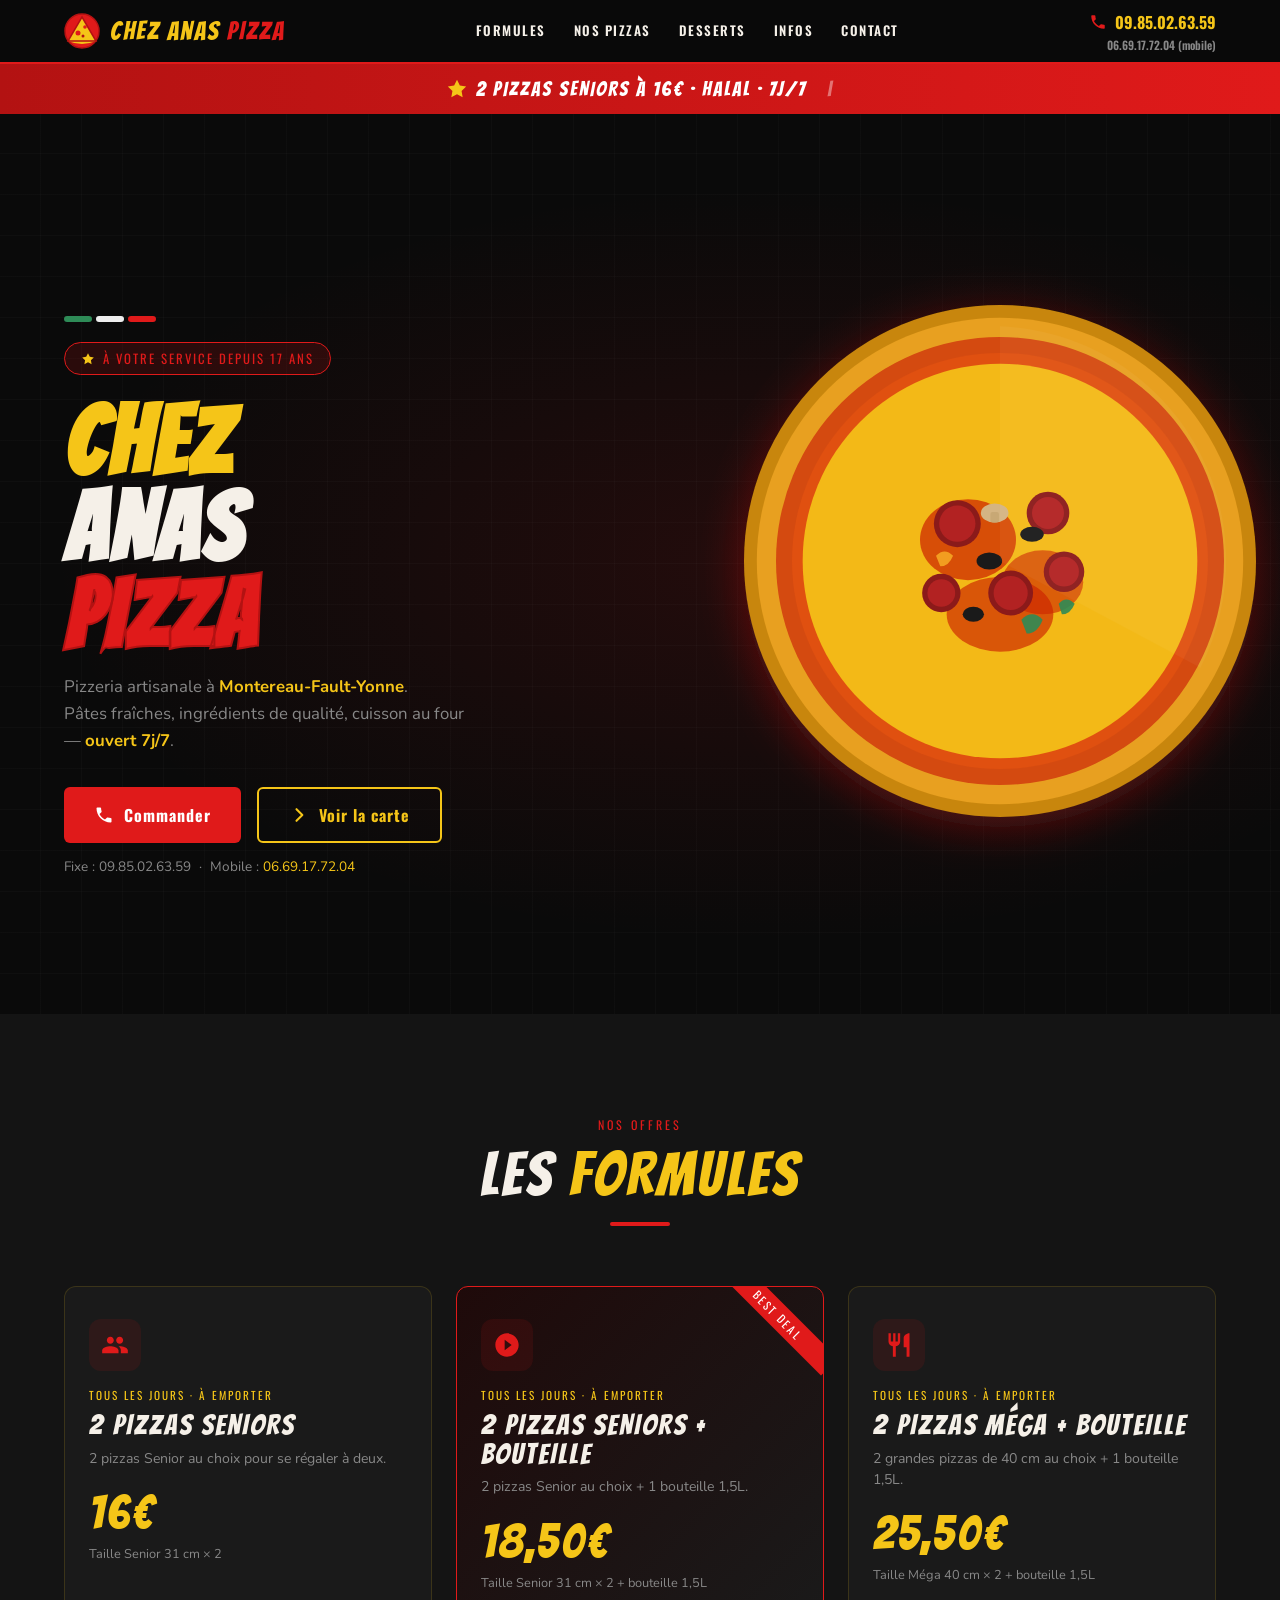
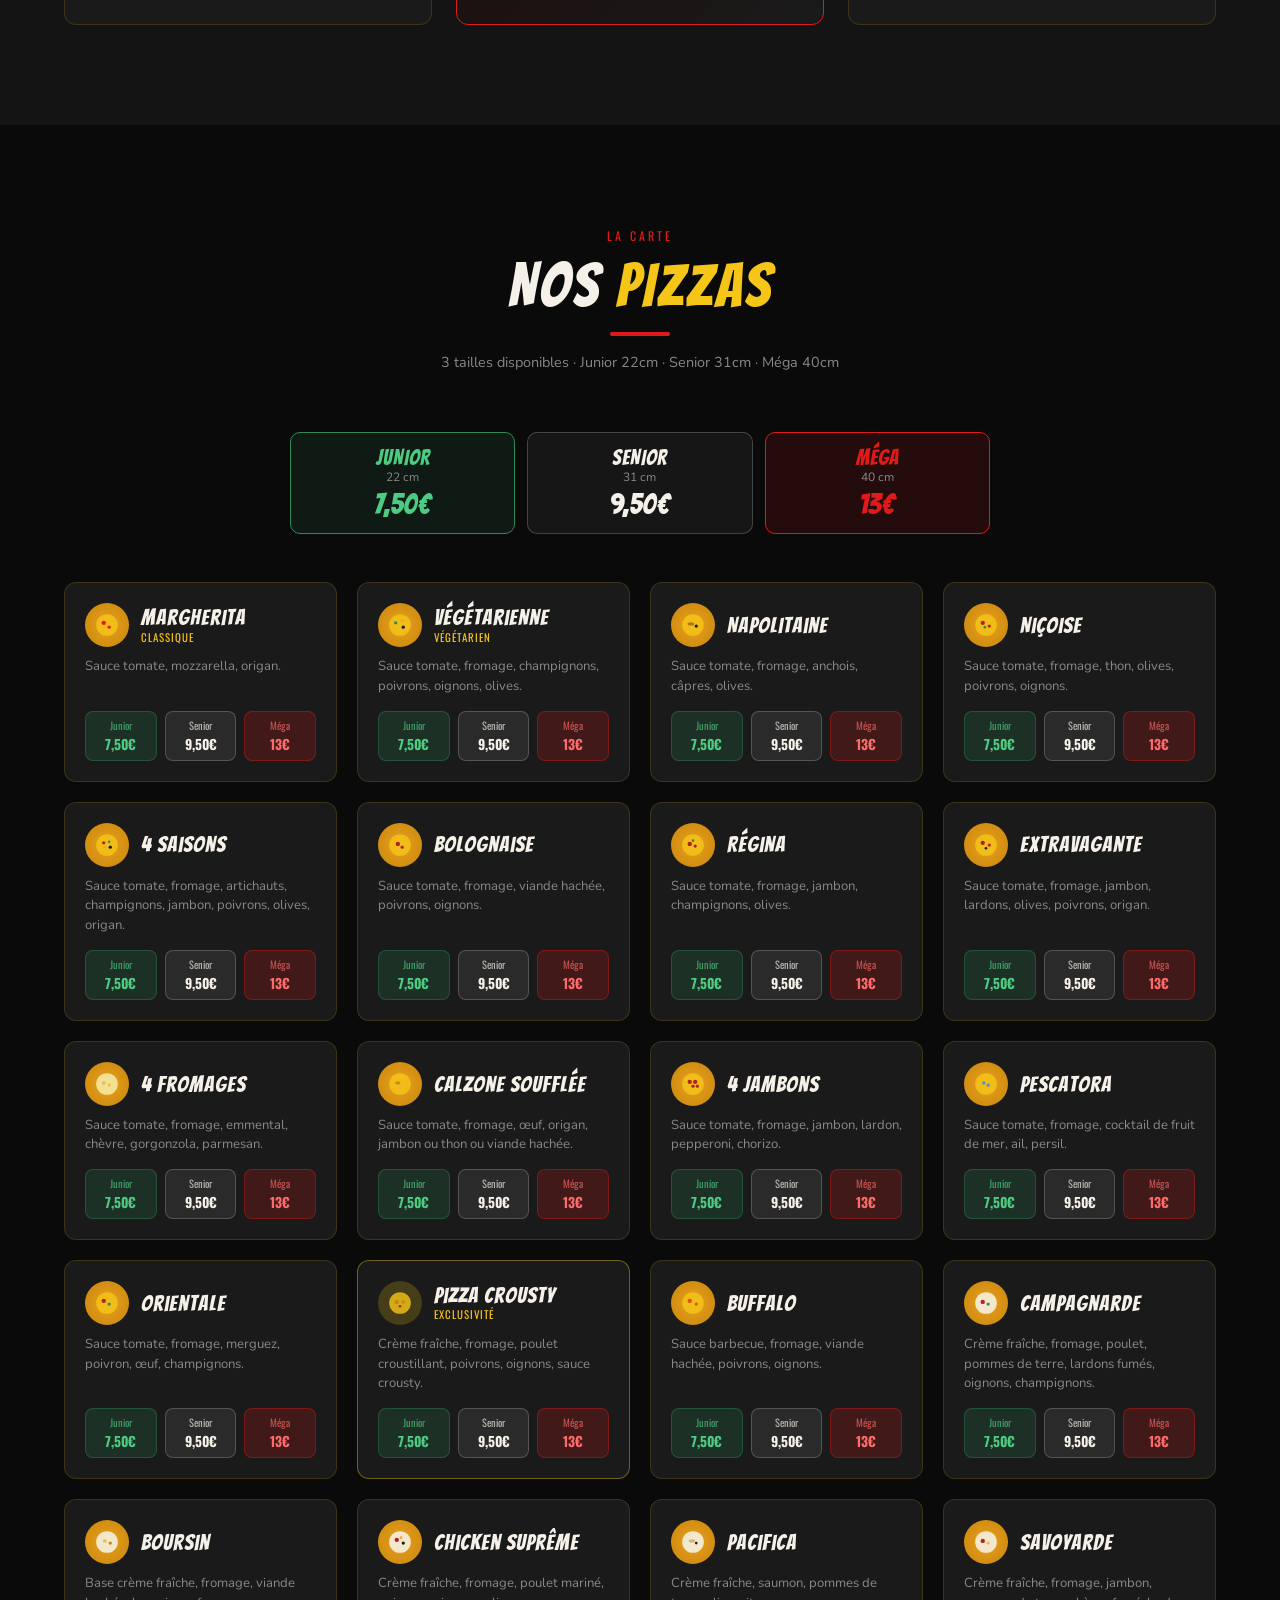
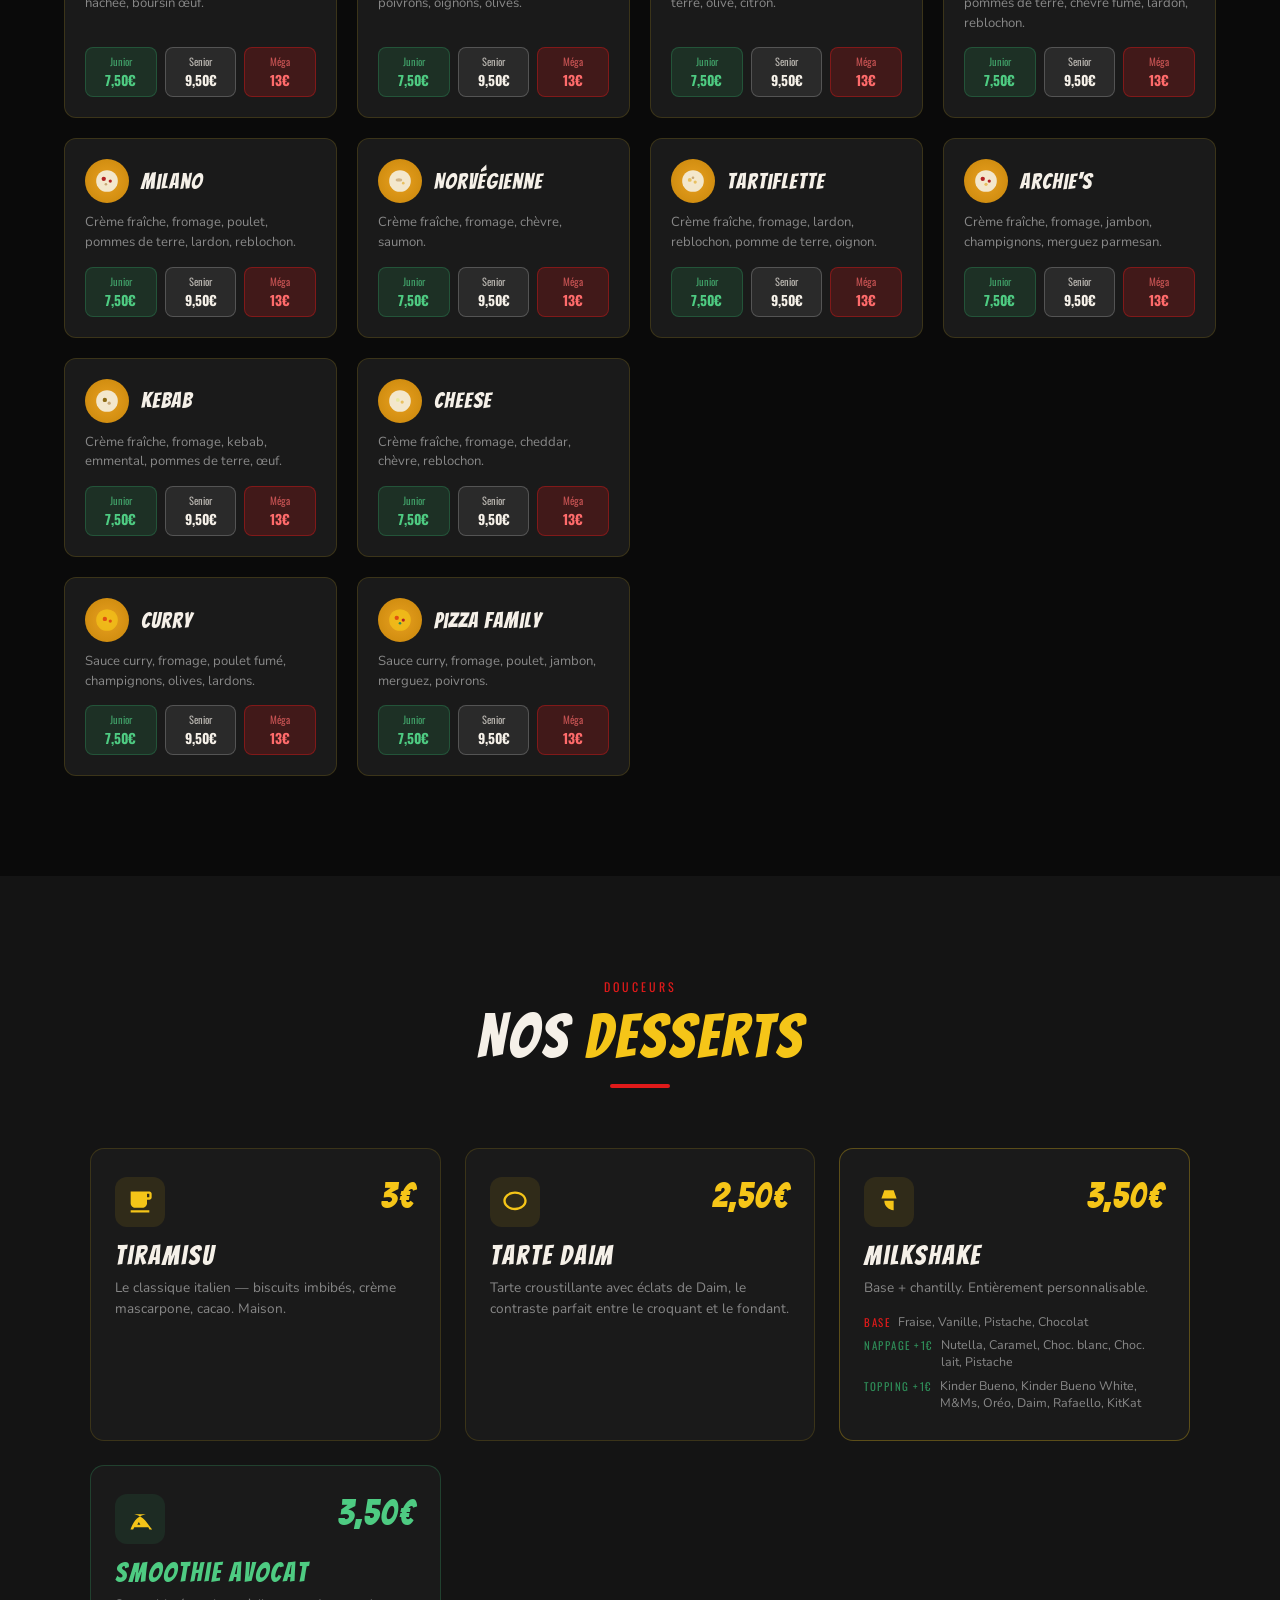
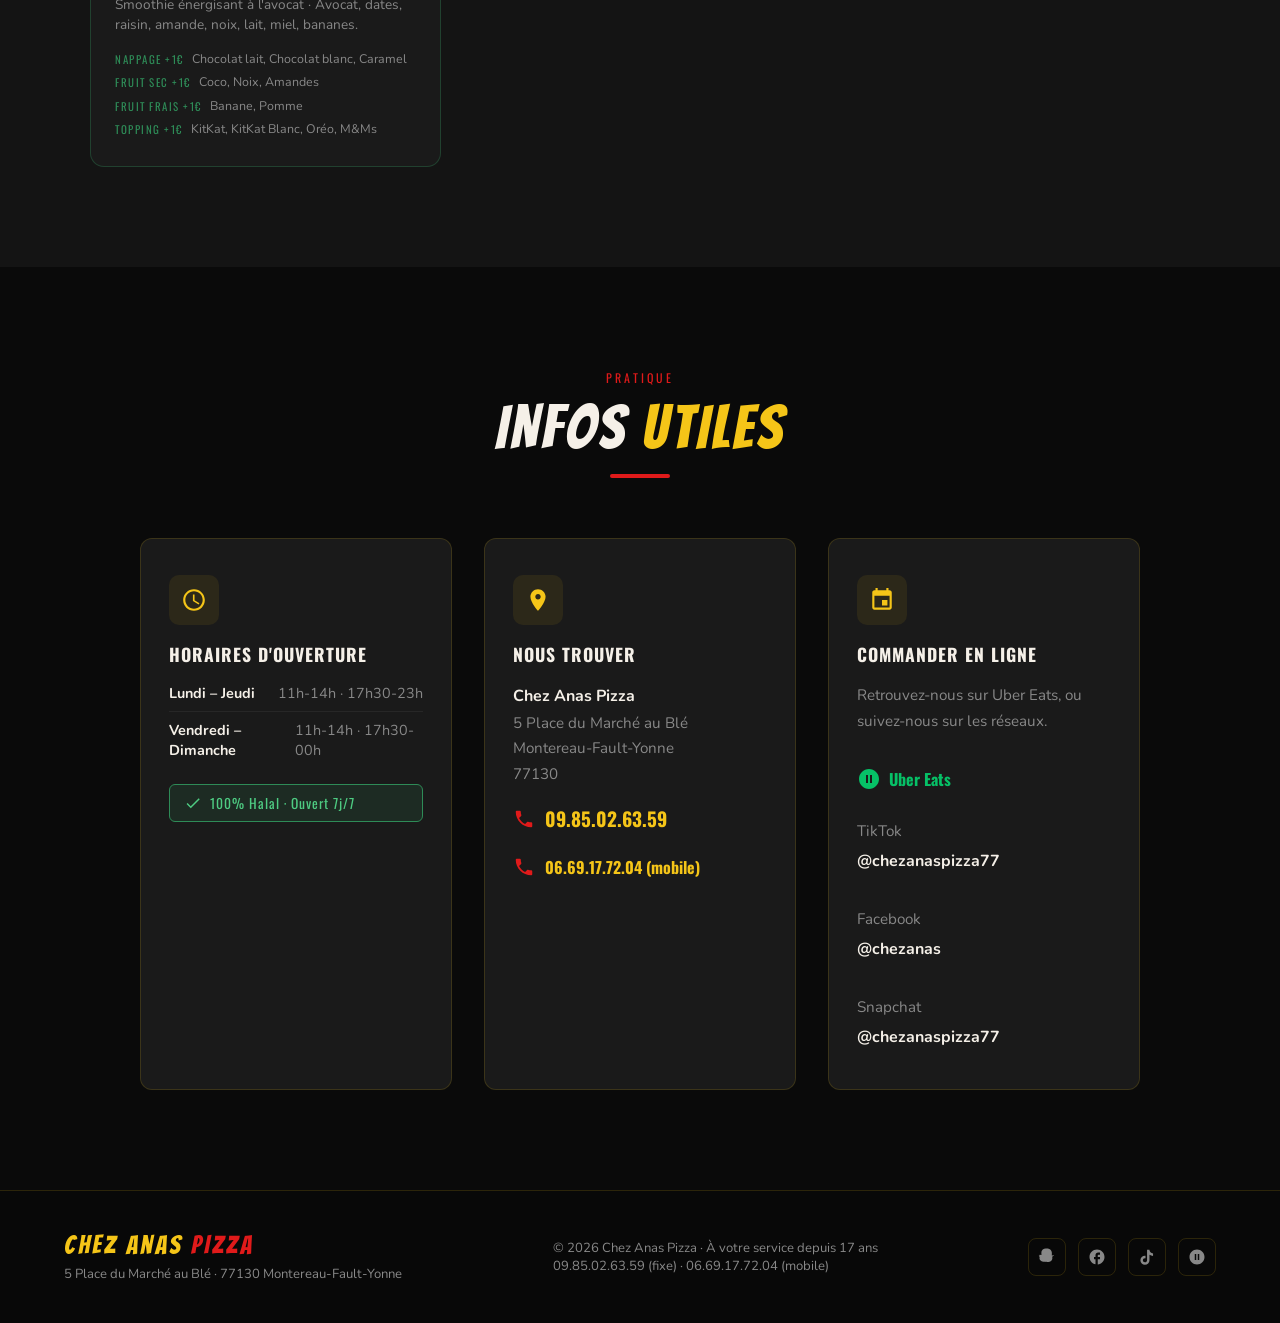
<file: index.html>
<!DOCTYPE html>
<html lang="fr">
<head>
<meta charset="UTF-8">
<meta name="viewport" content="width=device-width, initial-scale=1.0">
<title>Chez Anas Pizza – Montereau-Fault-Yonne</title>
<link rel="preconnect" href="https://fonts.googleapis.com">
<link href="https://fonts.googleapis.com/css2?family=Bangers&family=Oswald:wght@400;600;700&family=Nunito:wght@400;600;700&display=swap" rel="stylesheet">
<style>
  :root {
    --black: #0a0a0a;
    --dark: #141414;
    --card-bg: #1a1a1a;
    --red: #e01a1a;
    --red-dark: #b31212;
    --yellow: #f5c518;
    --green: #2e8b57;
    --white: #f5f0e8;
    --gray: #888;
    --border: rgba(245,197,24,0.15);
  }
  * { margin: 0; padding: 0; box-sizing: border-box; }
  html { scroll-behavior: smooth; }
  body { background: var(--black); color: var(--white); font-family: 'Nunito', sans-serif; overflow-x: hidden; }

  /* NAV */
  nav {
    position: fixed; top: 0; left: 0; right: 0; z-index: 100;
    background: rgba(10,10,10,0.97);
    backdrop-filter: blur(10px);
    border-bottom: 2px solid var(--red);
    display: flex; align-items: center; justify-content: space-between;
    padding: 0 5%; height: 64px;
  }
  .nav-logo { display: flex; align-items: center; gap: 10px; }
  .nav-logo svg { width: 36px; height: 36px; }
  .nav-logo span { font-family: 'Bangers', cursive; font-size: 1.6rem; letter-spacing: 2px; color: var(--yellow); }
  .nav-logo span em { color: var(--red); font-style: normal; }
  nav ul { list-style: none; display: flex; gap: 28px; }
  nav ul li a {
    text-decoration: none; color: var(--white);
    font-family: 'Oswald', sans-serif; font-weight: 600;
    font-size: 0.82rem; letter-spacing: 1.5px; text-transform: uppercase; transition: color .2s;
  }
  nav ul li a:hover { color: var(--yellow); }
  .nav-phones { display: flex; flex-direction: column; align-items: flex-end; gap: 2px; }
  .nav-phone {
    display: flex; align-items: center; gap: 8px;
    font-family: 'Oswald', sans-serif; font-weight: 700; font-size: 1rem;
    color: var(--yellow); text-decoration: none;
  }
  .nav-phone svg { width: 18px; height: 18px; fill: var(--red); }
  .nav-phone-mobile { font-family: 'Oswald', sans-serif; font-weight: 600; font-size: 0.72rem; color: var(--gray); text-decoration: none; }
  .nav-phone-mobile:hover { color: var(--yellow); }

  /* PROMO BANNER */
  .promo-banner {
    background: linear-gradient(90deg, var(--red-dark), var(--red));
    padding: 14px 5%;
    display: flex; align-items: center; justify-content: center; gap: 20px; flex-wrap: wrap;
  }
  .promo-banner span {
    font-family: 'Bangers', cursive; font-size: 1.25rem; letter-spacing: 2px; color: white;
    display: flex; align-items: center; gap: 8px;
  }
  .promo-banner span svg { width: 22px; height: 22px; fill: var(--yellow); }

  /* HERO */
  .hero {
    min-height: 100vh; display: flex; align-items: center;
    padding: 64px 5% 0; position: relative; overflow: hidden;
    background: radial-gradient(ellipse 80% 60% at 60% 50%, rgba(224,26,26,0.12) 0%, transparent 70%), var(--black);
  }
  .hero::before {
    content: ''; position: absolute; inset: 0;
    background-image:
      repeating-linear-gradient(0deg, transparent, transparent 40px, rgba(255,255,255,0.02) 40px, rgba(255,255,255,0.02) 41px),
      repeating-linear-gradient(90deg, transparent, transparent 40px, rgba(255,255,255,0.02) 40px, rgba(255,255,255,0.02) 41px);
    pointer-events: none;
  }
  .hero-content { max-width: 560px; z-index: 2; animation: fadeUp .8s ease both; }
  .hero-badge {
    display: inline-flex; align-items: center; gap: 8px;
    background: rgba(224,26,26,0.15); border: 1px solid var(--red);
    border-radius: 50px; padding: 6px 16px;
    font-family: 'Oswald', sans-serif; font-size: 0.8rem; letter-spacing: 2px;
    text-transform: uppercase; color: var(--red); margin-bottom: 24px;
  }
  .hero-badge svg { width: 14px; height: 14px; fill: var(--yellow); }
  .hero h1 { font-family: 'Bangers', cursive; font-size: clamp(3.5rem, 8vw, 6rem); line-height: 0.9; letter-spacing: 3px; margin-bottom: 16px; }
  .hero h1 .chez { color: var(--yellow); display: block; }
  .hero h1 .anas { color: var(--white); display: block; }
  .hero h1 .pizza-word { color: var(--red); display: block; -webkit-text-stroke: 2px var(--red-dark); }
  .hero-sub { font-size: 1.05rem; color: var(--gray); margin-bottom: 32px; line-height: 1.6; max-width: 420px; }
  .hero-sub strong { color: var(--yellow); }
  .hero-cta { display: flex; gap: 16px; flex-wrap: wrap; }
  .btn-primary {
    display: inline-flex; align-items: center; gap: 10px;
    background: var(--red); color: white; padding: 14px 30px; border-radius: 6px;
    font-family: 'Oswald', sans-serif; font-weight: 700; font-size: 1rem; letter-spacing: 1px;
    text-decoration: none; transition: background .2s, transform .15s;
  }
  .btn-primary:hover { background: var(--red-dark); transform: translateY(-2px); }
  .btn-primary svg { width: 20px; height: 20px; fill: white; }
  .btn-secondary {
    display: inline-flex; align-items: center; gap: 10px;
    background: transparent; border: 2px solid var(--yellow); color: var(--yellow);
    padding: 14px 30px; border-radius: 6px;
    font-family: 'Oswald', sans-serif; font-weight: 700; font-size: 1rem; letter-spacing: 1px;
    text-decoration: none; transition: background .2s, color .2s;
  }
  .btn-secondary:hover { background: var(--yellow); color: var(--black); }
  .btn-secondary svg { width: 20px; height: 20px; }
  .hero-visual {
    position: absolute; right: -40px; top: 50%; transform: translateY(-50%);
    width: clamp(400px, 50vw, 680px); z-index: 1; animation: floatIn 1s .2s ease both;
  }
  .hero-visual svg { width: 100%; height: auto; }
  .flag-ribbon { display: flex; gap: 4px; align-items: center; margin-bottom: 20px; }
  .flag-ribbon span { width: 28px; height: 6px; border-radius: 3px; }
  .flag-ribbon .f-green { background: var(--green); }
  .flag-ribbon .f-white { background: #eee; }
  .flag-ribbon .f-red { background: var(--red); }

  /* SECTION GENERIC */
  section { padding: 100px 5%; }
  .section-header { text-align: center; margin-bottom: 60px; }
  .section-tag { display: inline-block; font-family: 'Oswald', sans-serif; font-size: 0.75rem; letter-spacing: 3px; text-transform: uppercase; color: var(--red); margin-bottom: 12px; }
  .section-title { font-family: 'Bangers', cursive; font-size: clamp(2.5rem, 5vw, 3.8rem); letter-spacing: 3px; color: var(--white); line-height: 1; }
  .section-title span { color: var(--yellow); }
  .section-divider { width: 60px; height: 4px; background: var(--red); margin: 16px auto 0; border-radius: 2px; }

  /* FORMULES */
  #formules { background: var(--dark); }
  .formules-grid { display: grid; grid-template-columns: repeat(auto-fit, minmax(260px, 1fr)); gap: 24px; max-width: 1200px; margin: 0 auto; }
  .formule-card {
    background: var(--card-bg); border: 1px solid var(--border); border-radius: 12px;
    padding: 32px 24px; position: relative; overflow: hidden;
    transition: transform .25s, border-color .25s;
  }
  .formule-card:hover { transform: translateY(-6px); border-color: var(--yellow); }
  .formule-card.featured { border-color: var(--red); background: linear-gradient(135deg, #1f0a0a, var(--card-bg)); }
  .formule-card.featured::before {
    content: 'BEST DEAL'; position: absolute; top: 16px; right: -28px;
    background: var(--red); color: white; font-family: 'Oswald', sans-serif;
    font-size: 0.7rem; letter-spacing: 2px; padding: 4px 42px;
    transform: rotate(45deg); transform-origin: center;
  }
  .formule-icon { width: 52px; height: 52px; background: rgba(224,26,26,0.1); border-radius: 12px; display: flex; align-items: center; justify-content: center; margin-bottom: 16px; }
  .formule-icon svg { width: 28px; height: 28px; fill: var(--red); }
  .formule-tag { font-family: 'Oswald', sans-serif; font-size: 0.7rem; letter-spacing: 2px; text-transform: uppercase; color: var(--yellow); margin-bottom: 8px; }
  .formule-name { font-family: 'Bangers', cursive; font-size: 1.8rem; letter-spacing: 2px; color: var(--white); margin-bottom: 8px; line-height: 1; }
  .formule-desc { font-size: 0.88rem; color: var(--gray); margin-bottom: 20px; line-height: 1.5; }
  .formule-price { font-family: 'Bangers', cursive; font-size: 3rem; color: var(--yellow); letter-spacing: 2px; line-height: 1; }
  .formule-price small { font-size: 1.2rem; color: var(--gray); font-family: 'Nunito', sans-serif; font-weight: 600; }
  .formule-detail { margin-top: 8px; font-size: 0.8rem; color: var(--gray); }

  /* PIZZAS MENU */
  #pizzas { background: var(--black); }

  /* Taille tabs */
  .taille-tabs { display: flex; gap: 12px; justify-content: center; margin-bottom: 48px; flex-wrap: wrap; }
  .taille-tab {
    padding: 10px 28px; border-radius: 50px; cursor: pointer; border: none;
    font-family: 'Oswald', sans-serif; font-weight: 700; font-size: 0.9rem; letter-spacing: 1px;
    text-transform: uppercase; transition: all .2s;
  }
  .taille-tab.junior { background: rgba(46,139,87,0.15); color: #4ecb82; border: 2px solid var(--green); }
  .taille-tab.senior { background: rgba(255,255,255,0.08); color: var(--white); border: 2px solid rgba(255,255,255,0.3); }
  .taille-tab.mega { background: rgba(224,26,26,0.15); color: var(--red); border: 2px solid var(--red); }
  .taille-tab.active.junior { background: var(--green); color: white; }
  .taille-tab.active.senior { background: rgba(255,255,255,0.9); color: var(--black); }
  .taille-tab.active.mega { background: var(--red); color: white; }

  .pizzas-grid {
    display: grid; grid-template-columns: repeat(auto-fill, minmax(260px, 1fr));
    gap: 20px; max-width: 1300px; margin: 0 auto;
  }
  .pizza-card {
    background: var(--card-bg); border: 1px solid var(--border); border-radius: 12px;
    padding: 20px; display: flex; flex-direction: column; gap: 10px;
    transition: transform .2s, border-color .2s;
  }
  .pizza-card:hover { transform: translateY(-4px); border-color: rgba(245,197,24,0.4); }
  .pizza-card-header { display: flex; align-items: center; gap: 12px; }
  .pizza-icon {
    width: 44px; height: 44px; border-radius: 50%;
    background: radial-gradient(circle, #e8a020, #c8860a);
    display: flex; align-items: center; justify-content: center; flex-shrink: 0;
  }
  .pizza-icon svg { width: 26px; height: 26px; }
  .pizza-name { font-family: 'Bangers', cursive; font-size: 1.4rem; letter-spacing: 1px; color: var(--white); line-height: 1; }
  .pizza-badge { font-size: 0.68rem; font-family: 'Oswald', sans-serif; letter-spacing: 1px; text-transform: uppercase; color: var(--yellow); }
  .pizza-desc { font-size: 0.82rem; color: var(--gray); line-height: 1.5; flex: 1; }
  .pizza-prices { display: flex; gap: 8px; margin-top: 4px; }
  .price-pill {
    flex: 1; text-align: center; padding: 6px 4px; border-radius: 8px;
    font-family: 'Oswald', sans-serif; font-weight: 700; font-size: 0.85rem;
  }
  .price-pill.j { background: rgba(46,139,87,0.2); color: #4ecb82; border: 1px solid rgba(46,139,87,0.4); }
  .price-pill.s { background: rgba(255,255,255,0.07); color: var(--white); border: 1px solid rgba(255,255,255,0.2); }
  .price-pill.m { background: rgba(224,26,26,0.2); color: #ff6b6b; border: 1px solid rgba(224,26,26,0.4); }
  .price-pill span { display: block; font-size: 0.65rem; font-weight: 400; opacity: 0.7; margin-bottom: 1px; }

  /* DESSERTS */
  #desserts { background: var(--dark); }
  .desserts-grid { display: grid; grid-template-columns: repeat(auto-fill, minmax(280px, 1fr)); gap: 24px; max-width: 1100px; margin: 0 auto; }
  .dessert-card {
    background: var(--card-bg); border: 1px solid var(--border); border-radius: 14px;
    padding: 28px 24px; transition: transform .25s, border-color .25s;
    position: relative; overflow: hidden;
  }
  .dessert-card:hover { transform: translateY(-5px); border-color: var(--yellow); }
  .dessert-card-top { display: flex; align-items: flex-start; justify-content: space-between; margin-bottom: 14px; }
  .dessert-icon { width: 50px; height: 50px; border-radius: 12px; background: rgba(245,197,24,0.1); display: flex; align-items: center; justify-content: center; }
  .dessert-icon svg { width: 28px; height: 28px; fill: var(--yellow); }
  .dessert-price { font-family: 'Bangers', cursive; font-size: 2.2rem; color: var(--yellow); letter-spacing: 1px; }
  .dessert-name { font-family: 'Bangers', cursive; font-size: 1.7rem; letter-spacing: 2px; color: var(--white); margin-bottom: 8px; }
  .dessert-desc { font-size: 0.85rem; color: var(--gray); line-height: 1.5; margin-bottom: 14px; }
  .dessert-options { display: flex; flex-direction: column; gap: 6px; }
  .dessert-option-row { display: flex; align-items: flex-start; gap: 8px; }
  .option-label {
    font-family: 'Oswald', sans-serif; font-size: 0.68rem; letter-spacing: 1.5px; text-transform: uppercase;
    color: var(--red); white-space: nowrap; padding-top: 1px; flex-shrink: 0;
  }
  .option-label.plus { color: var(--green); }
  .option-values { font-size: 0.78rem; color: var(--gray); line-height: 1.4; }

  /* INFOS */
  #infos { background: var(--black); }
  .infos-grid { display: grid; grid-template-columns: repeat(auto-fit, minmax(300px, 1fr)); gap: 32px; max-width: 1000px; margin: 0 auto; }
  .info-card { background: var(--card-bg); border: 1px solid var(--border); border-radius: 12px; padding: 36px 28px; display: flex; flex-direction: column; gap: 16px; }
  .info-card-icon { width: 50px; height: 50px; background: rgba(245,197,24,0.08); border-radius: 10px; display: flex; align-items: center; justify-content: center; }
  .info-card-icon svg { width: 26px; height: 26px; fill: var(--yellow); }
  .info-card h3 { font-family: 'Oswald', sans-serif; font-weight: 700; font-size: 1.1rem; letter-spacing: 1px; text-transform: uppercase; color: var(--white); }
  .horaires-list { list-style: none; display: flex; flex-direction: column; gap: 8px; }
  .horaires-list li { display: flex; justify-content: space-between; font-size: 0.9rem; color: var(--gray); padding-bottom: 8px; border-bottom: 1px solid rgba(255,255,255,0.06); }
  .horaires-list li:last-child { border: none; }
  .horaires-list li strong { color: var(--white); }
  .delivery-badge { display: inline-flex; align-items: center; gap: 8px; background: rgba(46,139,87,0.15); border: 1px solid var(--green); color: #4ecb82; border-radius: 6px; padding: 8px 14px; font-family: 'Oswald', sans-serif; font-size: 0.85rem; letter-spacing: 1px; }
  .delivery-badge svg { width: 18px; height: 18px; fill: #4ecb82; }
  .address-text { font-size: 0.95rem; color: var(--gray); line-height: 1.7; }
  .address-text strong { color: var(--white); display: block; font-size: 1rem; }
  .phone-link { display: flex; align-items: center; gap: 10px; text-decoration: none; color: var(--yellow); font-family: 'Oswald', sans-serif; font-size: 1.2rem; font-weight: 700; transition: opacity .2s; }
  .phone-link:hover { opacity: 0.8; }
  .phone-link svg { width: 22px; height: 22px; fill: var(--red); }

  /* FOOTER */
  footer { background: #080808; border-top: 1px solid var(--border); padding: 40px 5%; display: flex; align-items: center; justify-content: space-between; flex-wrap: wrap; gap: 16px; }
  .footer-logo { font-family: 'Bangers', cursive; font-size: 1.6rem; letter-spacing: 3px; color: var(--yellow); }
  .footer-logo em { color: var(--red); font-style: normal; }
  .footer-copy { font-size: 0.82rem; color: var(--gray); }
  .footer-social { display: flex; align-items: center; gap: 12px; }
  .footer-social a { width: 38px; height: 38px; border: 1px solid var(--border); border-radius: 8px; display: flex; align-items: center; justify-content: center; transition: border-color .2s, background .2s; text-decoration: none; }
  .footer-social a:hover { border-color: var(--yellow); background: rgba(245,197,24,0.08); }
  .footer-social svg { width: 18px; height: 18px; fill: var(--gray); }
  .footer-social a:hover svg { fill: var(--yellow); }

  /* ANIMATIONS */
  @keyframes fadeUp { from { opacity: 0; transform: translateY(30px); } to { opacity: 1; transform: translateY(0); } }
  @keyframes floatIn { from { opacity: 0; transform: translateY(-50%) translateX(60px); } to { opacity: 1; transform: translateY(-50%) translateX(0); } }
  @keyframes spin { from { transform: rotate(0deg); } to { transform: rotate(360deg); } }
  .pizza-spin { animation: spin 18s linear infinite; transform-origin: center; }
  .reveal { opacity: 0; transform: translateY(20px); transition: opacity .6s, transform .6s; }
  .reveal.visible { opacity: 1; transform: none; }

  @media (max-width: 768px) {
    nav ul { display: none; }
    .hero-visual { display: none; }
    .hero-content { max-width: 100%; }
    footer { flex-direction: column; text-align: center; }
  }
</style>
</head>
<body>

<!-- NAV -->
<nav>
  <div class="nav-logo">
    <svg viewBox="0 0 36 36" fill="none" xmlns="http://www.w3.org/2000/svg">
      <circle cx="18" cy="18" r="17" fill="#e01a1a" stroke="#b31212" stroke-width="1.5"/>
      <path d="M18 4 L32 28 Q18 34 4 28 Z" fill="#f5c518"/>
      <circle cx="14" cy="20" r="2.5" fill="#e01a1a"/>
      <circle cx="21" cy="14" r="1.8" fill="#e01a1a"/>
      <circle cx="19" cy="23" r="1.5" fill="#b31212"/>
      <path d="M18 4 L32 28 L4 28 Z" fill="none" stroke="#b31212" stroke-width="1.5"/>
    </svg>
    <span>Chez Anas <em>PIZZA</em></span>
  </div>
  <ul>
    <li><a href="#formules">Formules</a></li>
    <li><a href="#pizzas">Nos Pizzas</a></li>
    <li><a href="#desserts">Desserts</a></li>
    <li><a href="#infos">Infos</a></li>
    <li><a href="#contact">Contact</a></li>
  </ul>
  <div class="nav-phones">
    <a href="tel:0985026359" class="nav-phone">
      <svg viewBox="0 0 24 24"><path d="M6.6 10.8c1.4 2.8 3.8 5.1 6.6 6.6l2.2-2.2c.3-.3.7-.4 1-.2 1.1.4 2.3.6 3.6.6.6 0 1 .4 1 1V20c0 .6-.4 1-1 1-9.4 0-17-7.6-17-17 0-.6.4-1 1-1h3.5c.6 0 1 .4 1 1 0 1.3.2 2.5.6 3.6.1.3 0 .7-.2 1L6.6 10.8z"/></svg>
      09.85.02.63.59
    </a>
    <a href="tel:0669177204" class="nav-phone-mobile">06.69.17.72.04 (mobile)</a>
  </div>
</nav>

<!-- PROMO BANNER -->
<div class="promo-banner" style="margin-top:64px;">
  <span>
    <svg viewBox="0 0 24 24"><path d="M12 2l3.09 6.26L22 9.27l-5 4.87 1.18 6.88L12 17.77l-6.18 3.25L7 14.14 2 9.27l6.91-1.01L12 2z"/></svg>
2 PIZZAS SENIORS À 16€ · HALAL · 7J/7
  </span>
  <span style="color: rgba(255,255,255,0.4);">|</span>

</div>

<!-- HERO -->
<section class="hero" id="accueil">
  <div class="hero-content">
    <div class="flag-ribbon">
      <span class="f-green"></span><span class="f-white"></span><span class="f-red"></span>
    </div>
    <div class="hero-badge">
      <svg viewBox="0 0 24 24"><path d="M12 2l3.09 6.26L22 9.27l-5 4.87 1.18 6.88L12 17.77l-6.18 3.25L7 14.14 2 9.27l6.91-1.01L12 2z"/></svg>
      À votre service depuis 17 ans
    </div>
    <h1>
      <span class="chez">CHEZ</span>
      <span class="anas">ANAS</span>
      <span class="pizza-word">PIZZA</span>
    </h1>
    <p class="hero-sub">Pizzeria artisanale à <strong>Montereau-Fault-Yonne</strong>.<br>Pâtes fraîches, ingrédients de qualité, cuisson au four — <strong>ouvert 7j/7</strong>.</p>
    <div class="hero-cta">
      <a href="tel:0985026359" class="btn-primary">
        <svg viewBox="0 0 24 24"><path d="M6.6 10.8c1.4 2.8 3.8 5.1 6.6 6.6l2.2-2.2c.3-.3.7-.4 1-.2 1.1.4 2.3.6 3.6.6.6 0 1 .4 1 1V20c0 .6-.4 1-1 1-9.4 0-17-7.6-17-17 0-.6.4-1 1-1h3.5c.6 0 1 .4 1 1 0 1.3.2 2.5.6 3.6.1.3 0 .7-.2 1L6.6 10.8z"/></svg>
        Commander
      </a>
      <a href="#pizzas" class="btn-secondary">
        <svg viewBox="0 0 24 24" fill="none" stroke="currentColor" stroke-width="2.5" stroke-linecap="round" stroke-linejoin="round" width="20" height="20"><path d="M9 5l7 7-7 7"/></svg>
        Voir la carte
      </a>
    </div>
    <p style="margin-top:14px;font-size:0.85rem;color:var(--gray);">Fixe : 09.85.02.63.59 &nbsp;·&nbsp; Mobile : <a href="tel:0669177204" style="color:var(--yellow);text-decoration:none;">06.69.17.72.04</a></p>
  </div>
  <div class="hero-visual">
    <svg viewBox="0 0 600 600" xmlns="http://www.w3.org/2000/svg">
      <defs>
        <radialGradient id="glow" cx="50%" cy="50%" r="50%">
          <stop offset="0%" stop-color="#e01a1a" stop-opacity="0.25"/>
          <stop offset="100%" stop-color="#e01a1a" stop-opacity="0"/>
        </radialGradient>
        <filter id="shadow"><feDropShadow dx="0" dy="10" stdDeviation="20" flood-color="#e01a1a" flood-opacity="0.3"/></filter>
      </defs>
      <circle cx="300" cy="300" r="280" fill="url(#glow)"/>
      <g class="pizza-spin" style="transform-origin:300px 300px">
        <circle cx="300" cy="300" r="240" fill="#c8860a" filter="url(#shadow)"/>
        <circle cx="300" cy="300" r="228" fill="#e8a020"/>
        <circle cx="300" cy="300" r="210" fill="#d44a10"/>
        <circle cx="300" cy="300" r="195" fill="#e05010"/>
        <circle cx="300" cy="300" r="185" fill="#f5c518" opacity="0.9"/>
        <ellipse cx="270" cy="280" rx="45" ry="38" fill="#cc2200" opacity="0.7"/>
        <ellipse cx="340" cy="320" rx="38" ry="30" fill="#cc2200" opacity="0.6"/>
        <ellipse cx="300" cy="350" rx="50" ry="35" fill="#cc2200" opacity="0.65"/>
        <circle cx="260" cy="265" r="22" fill="#8b1a1a"/><circle cx="260" cy="265" r="17" fill="#b22222"/>
        <circle cx="345" cy="255" r="20" fill="#8b1a1a"/><circle cx="345" cy="255" r="15" fill="#b22222"/>
        <circle cx="310" cy="330" r="21" fill="#8b1a1a"/><circle cx="310" cy="330" r="16" fill="#b22222"/>
        <circle cx="245" cy="330" r="18" fill="#8b1a1a"/><circle cx="245" cy="330" r="13" fill="#b22222"/>
        <circle cx="360" cy="310" r="19" fill="#8b1a1a"/><circle cx="360" cy="310" r="14" fill="#b22222"/>
        <ellipse cx="290" cy="300" rx="12" ry="8" fill="#1a1a1a"/>
        <ellipse cx="330" cy="275" rx="11" ry="7" fill="#1a1a1a"/>
        <ellipse cx="275" cy="350" rx="10" ry="7" fill="#1a1a1a"/>
        <path d="M320 355 Q330 345 340 355 Q335 368 325 368 Z" fill="#2e8b57" opacity="0.9"/>
        <path d="M240 295 Q248 287 256 295 Q252 305 244 305 Z" fill="#f5a623" opacity="0.9"/>
        <path d="M355 340 Q362 332 370 340 Q366 350 358 350 Z" fill="#2e8b57" opacity="0.9"/>
        <ellipse cx="295" cy="255" rx="13" ry="9" fill="#d4b483"/>
        <rect x="291" y="254" width="8" height="10" rx="2" fill="#c8a875"/>
      </g>
      <path d="M300 300 L300 80 A220 220 0 0 1 488 400 Z" fill="white" opacity="0.04"/>
    </svg>
  </div>
</section>

<!-- FORMULES -->
<section id="formules">
  <div class="section-header reveal">
    <div class="section-tag">Nos offres</div>
    <div class="section-title">LES <span>FORMULES</span></div>
    <div class="section-divider"></div>
  </div>
  <div class="formules-grid">

    <!-- 2 Pizzas Seniors -->
    <div class="formule-card reveal">
      <div class="formule-icon"><svg viewBox="0 0 24 24"><path d="M16 11c1.66 0 2.99-1.34 2.99-3S17.66 5 16 5c-1.66 0-3 1.34-3 3s1.34 3 3 3zm-8 0c1.66 0 2.99-1.34 2.99-3S9.66 5 8 5C6.34 5 5 6.34 5 8s1.34 3 3 3zm0 2c-2.33 0-7 1.17-7 3.5V19h14v-2.5c0-2.33-4.67-3.5-7-3.5zm8 0c-.29 0-.62.02-.97.05 1.16.84 1.97 1.97 1.97 3.45V19h6v-2.5c0-2.33-4.67-3.5-7-3.5z"/></svg></div>
      <div class="formule-tag">Tous les jours · à emporter</div>
      <div class="formule-name">2 PIZZAS SENIORS</div>
      <div class="formule-desc">2 pizzas Senior au choix pour se régaler à deux.</div>
      <div class="formule-price">16€</div>
      <div class="formule-detail">Taille Senior 31 cm × 2</div>
    </div>

    <!-- 2 Pizzas Seniors + bouteille -->
    <div class="formule-card featured reveal">
      <div class="formule-icon"><svg viewBox="0 0 24 24"><path d="M12 2C6.48 2 2 6.48 2 12s4.48 10 10 10 10-4.48 10-10S17.52 2 12 2zm-2 14.5v-9l6 4.5-6 4.5z"/></svg></div>
      <div class="formule-tag">Tous les jours · à emporter</div>
      <div class="formule-name">2 PIZZAS SENIORS + BOUTEILLE</div>
      <div class="formule-desc">2 pizzas Senior au choix + 1 bouteille 1,5L.</div>
      <div class="formule-price">18,50€</div>
      <div class="formule-detail">Taille Senior 31 cm × 2 + bouteille 1,5L</div>
    </div>

    <!-- 2 Pizzas Méga + bouteille -->
    <div class="formule-card reveal">
      <div class="formule-icon"><svg viewBox="0 0 24 24"><path d="M11 9H9V2H7v7H5V2H3v7c0 2.12 1.66 3.84 3.75 3.97V22h2.5v-9.03C11.34 12.84 13 11.12 13 9V2h-2v7zm5-3v8h2.5v8H21V2c-2.76 0-5 2.24-5 4z"/></svg></div>
      <div class="formule-tag">Tous les jours · à emporter</div>
      <div class="formule-name">2 PIZZAS MÉGA + BOUTEILLE</div>
      <div class="formule-desc">2 grandes pizzas de 40 cm au choix + 1 bouteille 1,5L.</div>
      <div class="formule-price">25,50€</div>
      <div class="formule-detail">Taille Méga 40 cm × 2 + bouteille 1,5L</div>
    </div>

  </div>
</section>

<!-- PIZZAS -->
<section id="pizzas">
  <div class="section-header reveal">
    <div class="section-tag">La carte</div>
    <div class="section-title">NOS <span>PIZZAS</span></div>
    <div class="section-divider"></div>
    <p style="color:var(--gray);margin-top:16px;font-size:0.9rem;">3 tailles disponibles · Junior 22cm · Senior 31cm · Méga 40cm</p>
  </div>

  <div class="formules-grid reveal" style="max-width:700px;margin:0 auto 48px;grid-template-columns:repeat(3,1fr);gap:12px;">
    <div style="background:rgba(46,139,87,0.12);border:1px solid var(--green);border-radius:10px;padding:14px;text-align:center;">
      <div style="font-family:'Bangers',cursive;font-size:1.3rem;color:#4ecb82;letter-spacing:1px;">JUNIOR</div>
      <div style="font-size:0.75rem;color:var(--gray);">22 cm</div>
      <div style="font-family:'Bangers',cursive;font-size:1.8rem;color:#4ecb82;margin-top:4px;">7,50€</div>
    </div>
    <div style="background:rgba(255,255,255,0.05);border:1px solid rgba(255,255,255,0.2);border-radius:10px;padding:14px;text-align:center;">
      <div style="font-family:'Bangers',cursive;font-size:1.3rem;color:var(--white);letter-spacing:1px;">SENIOR</div>
      <div style="font-size:0.75rem;color:var(--gray);">31 cm</div>
      <div style="font-family:'Bangers',cursive;font-size:1.8rem;color:var(--white);margin-top:4px;">9,50€</div>
    </div>
    <div style="background:rgba(224,26,26,0.12);border:1px solid var(--red);border-radius:10px;padding:14px;text-align:center;">
      <div style="font-family:'Bangers',cursive;font-size:1.3rem;color:var(--red);letter-spacing:1px;">MÉGA</div>
      <div style="font-size:0.75rem;color:var(--gray);">40 cm</div>
      <div style="font-family:'Bangers',cursive;font-size:1.8rem;color:var(--red);margin-top:4px;">13€</div>
    </div>
  </div>

  <div class="pizzas-grid">

    <!-- Classiques -->
    <div class="pizza-card reveal">
      <div class="pizza-card-header">
        <div class="pizza-icon"><svg viewBox="0 0 24 24" fill="#e01a1a"><circle cx="12" cy="12" r="10" fill="#f5c518" opacity="0.8"/><circle cx="9" cy="10" r="2" fill="#e01a1a"/><circle cx="14" cy="14" r="1.5" fill="#e01a1a"/></svg></div>
        <div><div class="pizza-name">Margherita</div><div class="pizza-badge">Classique</div></div>
      </div>
      <div class="pizza-desc">Sauce tomate, mozzarella, origan.</div>
      <div class="pizza-prices">
        <div class="price-pill j"><span>Junior</span>7,50€</div>
        <div class="price-pill s"><span>Senior</span>9,50€</div>
        <div class="price-pill m"><span>Méga</span>13€</div>
      </div>
    </div>

    <div class="pizza-card reveal">
      <div class="pizza-card-header">
        <div class="pizza-icon"><svg viewBox="0 0 24 24"><circle cx="12" cy="12" r="10" fill="#f5c518" opacity="0.8"/><circle cx="8" cy="10" r="1.5" fill="#2e8b57"/><circle cx="14" cy="8" r="1.5" fill="#f5a623"/><circle cx="15" cy="14" r="1.5" fill="#1a1a1a"/></svg></div>
        <div><div class="pizza-name">Végétarienne</div><div class="pizza-badge">Végétarien</div></div>
      </div>
      <div class="pizza-desc">Sauce tomate, fromage, champignons, poivrons, oignons, olives.</div>
      <div class="pizza-prices">
        <div class="price-pill j"><span>Junior</span>7,50€</div>
        <div class="price-pill s"><span>Senior</span>9,50€</div>
        <div class="price-pill m"><span>Méga</span>13€</div>
      </div>
    </div>

    <div class="pizza-card reveal">
      <div class="pizza-card-header">
        <div class="pizza-icon"><svg viewBox="0 0 24 24"><circle cx="12" cy="12" r="10" fill="#f5c518" opacity="0.8"/><ellipse cx="10" cy="11" rx="3" ry="1.5" fill="#8b6914" opacity="0.8"/><circle cx="15" cy="13" r="1.5" fill="#1a1a1a"/></svg></div>
        <div><div class="pizza-name">Napolitaine</div></div>
      </div>
      <div class="pizza-desc">Sauce tomate, fromage, anchois, câpres, olives.</div>
      <div class="pizza-prices">
        <div class="price-pill j"><span>Junior</span>7,50€</div>
        <div class="price-pill s"><span>Senior</span>9,50€</div>
        <div class="price-pill m"><span>Méga</span>13€</div>
      </div>
    </div>

    <div class="pizza-card reveal">
      <div class="pizza-card-header">
        <div class="pizza-icon"><svg viewBox="0 0 24 24"><circle cx="12" cy="12" r="10" fill="#f5c518" opacity="0.8"/><circle cx="9" cy="10" r="2" fill="#b22222"/><circle cx="15" cy="13" r="1.5" fill="#b22222"/><circle cx="11" cy="14" r="1.2" fill="#2e8b57"/></svg></div>
        <div><div class="pizza-name">Niçoise</div></div>
      </div>
      <div class="pizza-desc">Sauce tomate, fromage, thon, olives, poivrons, oignons.</div>
      <div class="pizza-prices">
        <div class="price-pill j"><span>Junior</span>7,50€</div>
        <div class="price-pill s"><span>Senior</span>9,50€</div>
        <div class="price-pill m"><span>Méga</span>13€</div>
      </div>
    </div>

    <div class="pizza-card reveal">
      <div class="pizza-card-header">
        <div class="pizza-icon"><svg viewBox="0 0 24 24"><circle cx="12" cy="12" r="10" fill="#f5c518" opacity="0.8"/><circle cx="9" cy="10" r="1.5" fill="#b22222"/><circle cx="14" cy="9" r="1.2" fill="#2e8b57"/><circle cx="15" cy="14" r="1.5" fill="#1a1a1a"/><circle cx="10" cy="14" r="1.2" fill="#f5a623"/></svg></div>
        <div><div class="pizza-name">4 Saisons</div></div>
      </div>
      <div class="pizza-desc">Sauce tomate, fromage, artichauts, champignons, jambon, poivrons, olives, origan.</div>
      <div class="pizza-prices">
        <div class="price-pill j"><span>Junior</span>7,50€</div>
        <div class="price-pill s"><span>Senior</span>9,50€</div>
        <div class="price-pill m"><span>Méga</span>13€</div>
      </div>
    </div>

    <div class="pizza-card reveal">
      <div class="pizza-card-header">
        <div class="pizza-icon"><svg viewBox="0 0 24 24"><circle cx="12" cy="12" r="10" fill="#f5c518" opacity="0.8"/><circle cx="10" cy="11" r="2" fill="#b22222"/><circle cx="14" cy="14" r="1.5" fill="#b22222"/></svg></div>
        <div><div class="pizza-name">Bolognaise</div></div>
      </div>
      <div class="pizza-desc">Sauce tomate, fromage, viande hachée, poivrons, oignons.</div>
      <div class="pizza-prices">
        <div class="price-pill j"><span>Junior</span>7,50€</div>
        <div class="price-pill s"><span>Senior</span>9,50€</div>
        <div class="price-pill m"><span>Méga</span>13€</div>
      </div>
    </div>

    <div class="pizza-card reveal">
      <div class="pizza-card-header">
        <div class="pizza-icon"><svg viewBox="0 0 24 24"><circle cx="12" cy="12" r="10" fill="#f5c518" opacity="0.8"/><circle cx="9" cy="11" r="2" fill="#b22222"/><circle cx="14" cy="13" r="1.5" fill="#b22222"/><circle cx="12" cy="8" r="1.2" fill="#2e8b57"/></svg></div>
        <div><div class="pizza-name">Régina</div></div>
      </div>
      <div class="pizza-desc">Sauce tomate, fromage, jambon, champignons, olives.</div>
      <div class="pizza-prices">
        <div class="price-pill j"><span>Junior</span>7,50€</div>
        <div class="price-pill s"><span>Senior</span>9,50€</div>
        <div class="price-pill m"><span>Méga</span>13€</div>
      </div>
    </div>

    <div class="pizza-card reveal">
      <div class="pizza-card-header">
        <div class="pizza-icon"><svg viewBox="0 0 24 24"><circle cx="12" cy="12" r="10" fill="#f5c518" opacity="0.8"/><circle cx="9" cy="10" r="2" fill="#b22222"/><circle cx="15" cy="12" r="1.5" fill="#b22222"/><circle cx="12" cy="15" r="1.2" fill="#1a1a1a"/></svg></div>
        <div><div class="pizza-name">Extravagante</div></div>
      </div>
      <div class="pizza-desc">Sauce tomate, fromage, jambon, lardons, olives, poivrons, origan.</div>
      <div class="pizza-prices">
        <div class="price-pill j"><span>Junior</span>7,50€</div>
        <div class="price-pill s"><span>Senior</span>9,50€</div>
        <div class="price-pill m"><span>Méga</span>13€</div>
      </div>
    </div>

    <div class="pizza-card reveal">
      <div class="pizza-card-header">
        <div class="pizza-icon"><svg viewBox="0 0 24 24"><circle cx="12" cy="12" r="10" fill="#f5e8a0" opacity="0.9"/><circle cx="9" cy="11" r="1.8" fill="#e8c060"/><circle cx="14" cy="13" r="1.5" fill="#e8c060"/></svg></div>
        <div><div class="pizza-name">4 Fromages</div></div>
      </div>
      <div class="pizza-desc">Sauce tomate, fromage, emmental, chèvre, gorgonzola, parmesan.</div>
      <div class="pizza-prices">
        <div class="price-pill j"><span>Junior</span>7,50€</div>
        <div class="price-pill s"><span>Senior</span>9,50€</div>
        <div class="price-pill m"><span>Méga</span>13€</div>
      </div>
    </div>

    <div class="pizza-card reveal">
      <div class="pizza-card-header">
        <div class="pizza-icon"><svg viewBox="0 0 24 24"><circle cx="12" cy="12" r="10" fill="#f5c518" opacity="0.8"/><ellipse cx="10" cy="11" rx="2.5" ry="1.5" fill="#c8860a" opacity="0.9"/></svg></div>
        <div><div class="pizza-name">Calzone Soufflée</div></div>
      </div>
      <div class="pizza-desc">Sauce tomate, fromage, œuf, origan, jambon ou thon ou viande hachée.</div>
      <div class="pizza-prices">
        <div class="price-pill j"><span>Junior</span>7,50€</div>
        <div class="price-pill s"><span>Senior</span>9,50€</div>
        <div class="price-pill m"><span>Méga</span>13€</div>
      </div>
    </div>

    <div class="pizza-card reveal">
      <div class="pizza-card-header">
        <div class="pizza-icon"><svg viewBox="0 0 24 24"><circle cx="12" cy="12" r="10" fill="#f5c518" opacity="0.8"/><circle cx="9" cy="10" r="2" fill="#b22222"/><circle cx="14" cy="10" r="2" fill="#b22222"/><circle cx="12" cy="14" r="1.5" fill="#b22222"/><circle cx="16" cy="14" r="1.5" fill="#b22222"/></svg></div>
        <div><div class="pizza-name">4 Jambons</div></div>
      </div>
      <div class="pizza-desc">Sauce tomate, fromage, jambon, lardon, pepperoni, chorizo.</div>
      <div class="pizza-prices">
        <div class="price-pill j"><span>Junior</span>7,50€</div>
        <div class="price-pill s"><span>Senior</span>9,50€</div>
        <div class="price-pill m"><span>Méga</span>13€</div>
      </div>
    </div>

    <div class="pizza-card reveal">
      <div class="pizza-card-header">
        <div class="pizza-icon"><svg viewBox="0 0 24 24"><circle cx="12" cy="12" r="10" fill="#f5c518" opacity="0.8"/><circle cx="10" cy="11" r="1.5" fill="#4a90c4"/><circle cx="14" cy="13" r="1.5" fill="#4a90c4"/></svg></div>
        <div><div class="pizza-name">Pescatora</div></div>
      </div>
      <div class="pizza-desc">Sauce tomate, fromage, cocktail de fruit de mer, ail, persil.</div>
      <div class="pizza-prices">
        <div class="price-pill j"><span>Junior</span>7,50€</div>
        <div class="price-pill s"><span>Senior</span>9,50€</div>
        <div class="price-pill m"><span>Méga</span>13€</div>
      </div>
    </div>

    <div class="pizza-card reveal">
      <div class="pizza-card-header">
        <div class="pizza-icon"><svg viewBox="0 0 24 24"><circle cx="12" cy="12" r="10" fill="#f5c518" opacity="0.8"/><circle cx="9" cy="10" r="2" fill="#b22222"/><circle cx="14" cy="13" r="1.5" fill="#2e8b57"/><circle cx="12" cy="8" r="1.2" fill="#f5a623"/></svg></div>
        <div><div class="pizza-name">Orientale</div></div>
      </div>
      <div class="pizza-desc">Sauce tomate, fromage, merguez, poivron, œuf, champignons.</div>
      <div class="pizza-prices">
        <div class="price-pill j"><span>Junior</span>7,50€</div>
        <div class="price-pill s"><span>Senior</span>9,50€</div>
        <div class="price-pill m"><span>Méga</span>13€</div>
      </div>
    </div>

    <div class="pizza-card reveal" style="border-color: rgba(245,197,24,0.4);">
      <div class="pizza-card-header">
        <div class="pizza-icon" style="background: rgba(245,197,24,0.2);"><svg viewBox="0 0 24 24"><circle cx="12" cy="12" r="10" fill="#f5c518" opacity="0.8"/><circle cx="9" cy="11" r="2" fill="#c8860a"/><circle cx="15" cy="11" r="1.5" fill="#c8860a"/><circle cx="12" cy="15" r="1.2" fill="#b22222"/></svg></div>
        <div><div class="pizza-name">Pizza Crousty</div><div class="pizza-badge" style="color:var(--yellow);">Exclusivité</div></div>
      </div>
      <div class="pizza-desc">Crème fraîche, fromage, poulet croustillant, poivrons, oignons, sauce crousty.</div>
      <div class="pizza-prices">
        <div class="price-pill j"><span>Junior</span>7,50€</div>
        <div class="price-pill s"><span>Senior</span>9,50€</div>
        <div class="price-pill m"><span>Méga</span>13€</div>
      </div>
    </div>

    <div class="pizza-card reveal">
      <div class="pizza-card-header">
        <div class="pizza-icon"><svg viewBox="0 0 24 24"><circle cx="12" cy="12" r="10" fill="#f5c518" opacity="0.8"/><circle cx="9" cy="10" r="2" fill="#e05010"/><circle cx="15" cy="13" r="1.5" fill="#e05010"/></svg></div>
        <div><div class="pizza-name">Buffalo</div></div>
      </div>
      <div class="pizza-desc">Sauce barbecue, fromage, viande hachée, poivrons, oignons.</div>
      <div class="pizza-prices">
        <div class="price-pill j"><span>Junior</span>7,50€</div>
        <div class="price-pill s"><span>Senior</span>9,50€</div>
        <div class="price-pill m"><span>Méga</span>13€</div>
      </div>
    </div>

    <!-- Crème fraîche -->
    <div class="pizza-card reveal">
      <div class="pizza-card-header">
        <div class="pizza-icon"><svg viewBox="0 0 24 24"><circle cx="12" cy="12" r="10" fill="#f5f0e0" opacity="0.9"/><circle cx="9" cy="11" r="2" fill="#b22222"/><circle cx="14" cy="13" r="1.5" fill="#2e8b57"/></svg></div>
        <div><div class="pizza-name">Campagnarde</div></div>
      </div>
      <div class="pizza-desc">Crème fraîche, fromage, poulet, pommes de terre, lardons fumés, oignons, champignons.</div>
      <div class="pizza-prices">
        <div class="price-pill j"><span>Junior</span>7,50€</div>
        <div class="price-pill s"><span>Senior</span>9,50€</div>
        <div class="price-pill m"><span>Méga</span>13€</div>
      </div>
    </div>

    <div class="pizza-card reveal">
      <div class="pizza-card-header">
        <div class="pizza-icon"><svg viewBox="0 0 24 24"><circle cx="12" cy="12" r="10" fill="#f5f0e0" opacity="0.9"/><circle cx="10" cy="11" r="1.8" fill="#e8c060"/><circle cx="15" cy="13" r="1.5" fill="#c8860a"/></svg></div>
        <div><div class="pizza-name">Boursin</div></div>
      </div>
      <div class="pizza-desc">Base crème fraîche, fromage, viande hachée, boursin œuf.</div>
      <div class="pizza-prices">
        <div class="price-pill j"><span>Junior</span>7,50€</div>
        <div class="price-pill s"><span>Senior</span>9,50€</div>
        <div class="price-pill m"><span>Méga</span>13€</div>
      </div>
    </div>

    <div class="pizza-card reveal">
      <div class="pizza-card-header">
        <div class="pizza-icon"><svg viewBox="0 0 24 24"><circle cx="12" cy="12" r="10" fill="#f5f0e0" opacity="0.9"/><circle cx="9" cy="10" r="2" fill="#b22222"/><circle cx="15" cy="13" r="1.5" fill="#1a1a1a"/><circle cx="13" cy="8" r="1.2" fill="#f5a623"/></svg></div>
        <div><div class="pizza-name">Chicken Suprême</div></div>
      </div>
      <div class="pizza-desc">Crème fraîche, fromage, poulet mariné, poivrons, oignons, olives.</div>
      <div class="pizza-prices">
        <div class="price-pill j"><span>Junior</span>7,50€</div>
        <div class="price-pill s"><span>Senior</span>9,50€</div>
        <div class="price-pill m"><span>Méga</span>13€</div>
      </div>
    </div>

    <div class="pizza-card reveal">
      <div class="pizza-card-header">
        <div class="pizza-icon"><svg viewBox="0 0 24 24"><circle cx="12" cy="12" r="10" fill="#f5f0e0" opacity="0.9"/><ellipse cx="11" cy="11" rx="3" ry="1.5" fill="#c8a875" opacity="0.8"/><circle cx="15" cy="13" r="1.2" fill="#1a1a1a"/></svg></div>
        <div><div class="pizza-name">Pacifica</div></div>
      </div>
      <div class="pizza-desc">Crème fraîche, saumon, pommes de terre, olive, citron.</div>
      <div class="pizza-prices">
        <div class="price-pill j"><span>Junior</span>7,50€</div>
        <div class="price-pill s"><span>Senior</span>9,50€</div>
        <div class="price-pill m"><span>Méga</span>13€</div>
      </div>
    </div>

    <div class="pizza-card reveal">
      <div class="pizza-card-header">
        <div class="pizza-icon"><svg viewBox="0 0 24 24"><circle cx="12" cy="12" r="10" fill="#f5f0e0" opacity="0.9"/><circle cx="9" cy="11" r="2" fill="#b22222"/><circle cx="14" cy="13" r="1.5" fill="#e8c060"/></svg></div>
        <div><div class="pizza-name">Savoyarde</div></div>
      </div>
      <div class="pizza-desc">Crème fraîche, fromage, jambon, pommes de terre, chèvre fumé, lardon, reblochon.</div>
      <div class="pizza-prices">
        <div class="price-pill j"><span>Junior</span>7,50€</div>
        <div class="price-pill s"><span>Senior</span>9,50€</div>
        <div class="price-pill m"><span>Méga</span>13€</div>
      </div>
    </div>

    <div class="pizza-card reveal">
      <div class="pizza-card-header">
        <div class="pizza-icon"><svg viewBox="0 0 24 24"><circle cx="12" cy="12" r="10" fill="#f5f0e0" opacity="0.9"/><circle cx="9" cy="10" r="2" fill="#b22222"/><circle cx="15" cy="12" r="1.5" fill="#b22222"/><circle cx="11" cy="15" r="1.2" fill="#c8a875"/></svg></div>
        <div><div class="pizza-name">Milano</div></div>
      </div>
      <div class="pizza-desc">Crème fraîche, fromage, poulet, pommes de terre, lardon, reblochon.</div>
      <div class="pizza-prices">
        <div class="price-pill j"><span>Junior</span>7,50€</div>
        <div class="price-pill s"><span>Senior</span>9,50€</div>
        <div class="price-pill m"><span>Méga</span>13€</div>
      </div>
    </div>

    <div class="pizza-card reveal">
      <div class="pizza-card-header">
        <div class="pizza-icon"><svg viewBox="0 0 24 24"><circle cx="12" cy="12" r="10" fill="#f5f0e0" opacity="0.9"/><ellipse cx="11" cy="11" rx="3" ry="1.5" fill="#c8a875" opacity="0.8"/><circle cx="15" cy="14" r="1.2" fill="#e8c060"/></svg></div>
        <div><div class="pizza-name">Norvégienne</div></div>
      </div>
      <div class="pizza-desc">Crème fraîche, fromage, chèvre, saumon.</div>
      <div class="pizza-prices">
        <div class="price-pill j"><span>Junior</span>7,50€</div>
        <div class="price-pill s"><span>Senior</span>9,50€</div>
        <div class="price-pill m"><span>Méga</span>13€</div>
      </div>
    </div>

    <div class="pizza-card reveal">
      <div class="pizza-card-header">
        <div class="pizza-icon"><svg viewBox="0 0 24 24"><circle cx="12" cy="12" r="10" fill="#f5f0e0" opacity="0.9"/><circle cx="9" cy="11" r="1.8" fill="#e8c060"/><circle cx="14" cy="13" r="1.5" fill="#e8c060"/><circle cx="12" cy="9" r="1.2" fill="#c8a875"/></svg></div>
        <div><div class="pizza-name">Tartiflette</div></div>
      </div>
      <div class="pizza-desc">Crème fraîche, fromage, lardon, reblochon, pomme de terre, oignon.</div>
      <div class="pizza-prices">
        <div class="price-pill j"><span>Junior</span>7,50€</div>
        <div class="price-pill s"><span>Senior</span>9,50€</div>
        <div class="price-pill m"><span>Méga</span>13€</div>
      </div>
    </div>

    <div class="pizza-card reveal">
      <div class="pizza-card-header">
        <div class="pizza-icon"><svg viewBox="0 0 24 24"><circle cx="12" cy="12" r="10" fill="#f5f0e0" opacity="0.9"/><circle cx="9" cy="10" r="2" fill="#b22222"/><circle cx="15" cy="12" r="1.5" fill="#b22222"/><circle cx="12" cy="15" r="1.5" fill="#e8c060"/></svg></div>
        <div><div class="pizza-name">Archie's</div></div>
      </div>
      <div class="pizza-desc">Crème fraîche, fromage, jambon, champignons, merguez parmesan.</div>
      <div class="pizza-prices">
        <div class="price-pill j"><span>Junior</span>7,50€</div>
        <div class="price-pill s"><span>Senior</span>9,50€</div>
        <div class="price-pill m"><span>Méga</span>13€</div>
      </div>
    </div>

    <div class="pizza-card reveal">
      <div class="pizza-card-header">
        <div class="pizza-icon"><svg viewBox="0 0 24 24"><circle cx="12" cy="12" r="10" fill="#f5f0e0" opacity="0.9"/><circle cx="10" cy="11" r="2" fill="#8b6914"/><circle cx="14" cy="14" r="1.5" fill="#c8a875"/></svg></div>
        <div><div class="pizza-name">Kebab</div></div>
      </div>
      <div class="pizza-desc">Crème fraîche, fromage, kebab, emmental, pommes de terre, œuf.</div>
      <div class="pizza-prices">
        <div class="price-pill j"><span>Junior</span>7,50€</div>
        <div class="price-pill s"><span>Senior</span>9,50€</div>
        <div class="price-pill m"><span>Méga</span>13€</div>
      </div>
    </div>

    <div class="pizza-card reveal">
      <div class="pizza-card-header">
        <div class="pizza-icon"><svg viewBox="0 0 24 24"><circle cx="12" cy="12" r="10" fill="#f5f0e0" opacity="0.9"/><circle cx="10" cy="11" r="1.8" fill="#e8e8a0"/><circle cx="14" cy="13" r="1.5" fill="#e8c060"/></svg></div>
        <div><div class="pizza-name">Cheese</div></div>
      </div>
      <div class="pizza-desc">Crème fraîche, fromage, cheddar, chèvre, reblochon.</div>
      <div class="pizza-prices">
        <div class="price-pill j"><span>Junior</span>7,50€</div>
        <div class="price-pill s"><span>Senior</span>9,50€</div>
        <div class="price-pill m"><span>Méga</span>13€</div>
      </div>
    </div>

    <div class="pizza-card reveal">
      <div class="pizza-card-header">
        <div class="pizza-icon"><svg viewBox="0 0 24 24"><circle cx="12" cy="12" r="10" fill="#f5f0e0" opacity="0.9"/><circle cx="10" cy="11" r="1.8" fill="#e8e8e8"/><circle cx="14" cy="13" r="1.5" fill="#e8c060"/></svg></div>
        <div><div class="pizza-name">Blanche Neige</div></div>
      </div>
      <div class="pizza-desc">Crème fraîche, fromage, chèvre, miel.</div>
      <div class="pizza-prices">
        <div class="price-pill j"><span>Junior</span>7,50€</div>
        <div class="price-pill s"><span>Senior</span>9,50€</div>
        <div class="price-pill m"><span>Méga</span>13€</div>
      </div>
    </div>

    <div class="pizza-card reveal">
      <div class="pizza-card-header">
        <div class="pizza-icon"><svg viewBox="0 0 24 24"><circle cx="12" cy="12" r="10" fill="#f5f0e0" opacity="0.9"/><circle cx="9" cy="10" r="2" fill="#b22222"/><circle cx="15" cy="13" r="1.5" fill="#f5c518"/><circle cx="12" cy="8" r="1.2" fill="#2e8b57"/></svg></div>
        <div><div class="pizza-name">Hawaïenne</div></div>
      </div>
      <div class="pizza-desc">Crème fraîche, fromage, jambon, ananas.</div>
      <div class="pizza-prices">
        <div class="price-pill j"><span>Junior</span>7,50€</div>
        <div class="price-pill s"><span>Senior</span>9,50€</div>
        <div class="price-pill m"><span>Méga</span>13€</div>
      </div>
    </div>

    <div class="pizza-card reveal">
      <div class="pizza-card-header">
        <div class="pizza-icon"><svg viewBox="0 0 24 24"><circle cx="12" cy="12" r="10" fill="#f5c518" opacity="0.7"/><circle cx="10" cy="11" r="2" fill="#e05010"/><circle cx="15" cy="13" r="1.5" fill="#e05010"/></svg></div>
        <div><div class="pizza-name">Curry</div></div>
      </div>
      <div class="pizza-desc">Sauce curry, fromage, poulet fumé, champignons, olives, lardons.</div>
      <div class="pizza-prices">
        <div class="price-pill j"><span>Junior</span>7,50€</div>
        <div class="price-pill s"><span>Senior</span>9,50€</div>
        <div class="price-pill m"><span>Méga</span>13€</div>
      </div>
    </div>

    <div class="pizza-card reveal">
      <div class="pizza-card-header">
        <div class="pizza-icon"><svg viewBox="0 0 24 24"><circle cx="12" cy="12" r="10" fill="#f5c518" opacity="0.7"/><circle cx="9" cy="10" r="2" fill="#e05010"/><circle cx="15" cy="12" r="1.5" fill="#b22222"/><circle cx="12" cy="15" r="1.2" fill="#2e8b57"/></svg></div>
        <div><div class="pizza-name">Pizza Family</div></div>
      </div>
      <div class="pizza-desc">Sauce curry, fromage, poulet, jambon, merguez, poivrons.</div>
      <div class="pizza-prices">
        <div class="price-pill j"><span>Junior</span>7,50€</div>
        <div class="price-pill s"><span>Senior</span>9,50€</div>
        <div class="price-pill m"><span>Méga</span>13€</div>
      </div>
    </div>

  </div>
</section>

<!-- DESSERTS -->
<section id="desserts">
  <div class="section-header reveal">
    <div class="section-tag">Douceurs</div>
    <div class="section-title">NOS <span>DESSERTS</span></div>
    <div class="section-divider"></div>
  </div>
  <div class="desserts-grid">

    <!-- Tiramisu -->
    <div class="dessert-card reveal">
      <div class="dessert-card-top">
        <div class="dessert-icon">
          <svg viewBox="0 0 24 24"><path d="M20 3H4v10c0 2.21 1.79 4 4 4h6c2.21 0 4-1.79 4-4v-3h2c1.11 0 2-.89 2-2V5c0-1.11-.89-2-2-2zm0 5h-2V5h2v3zM4 19h16v2H4z"/></svg>
        </div>
        <div class="dessert-price">3€</div>
      </div>
      <div class="dessert-name">Tiramisu</div>
      <div class="dessert-desc">Le classique italien — biscuits imbibés, crème mascarpone, cacao. Maison.</div>
    </div>

    <!-- Tarte -->
    <div class="dessert-card reveal">
      <div class="dessert-card-top">
        <div class="dessert-icon">
          <svg viewBox="0 0 24 24"><path d="M12 3C6.5 3 2 6.58 2 11c0 4.42 4.5 8 10 8s10-3.58 10-8c0-4.42-4.5-8-10-8zm0 14c-4.42 0-8-2.69-8-6s3.58-6 8-6 8 2.69 8 6-3.58 6-8 6z"/></svg>
        </div>
        <div class="dessert-price">2,50€</div>
      </div>
      <div class="dessert-name">Tarte Daim</div>
      <div class="dessert-desc">Tarte croustillante avec éclats de Daim, le contraste parfait entre le croquant et le fondant.</div>
    </div>

    <!-- Milkshake -->
    <div class="dessert-card reveal" style="border-color: rgba(245,197,24,0.3);">
      <div class="dessert-card-top">
        <div class="dessert-icon">
          <svg viewBox="0 0 24 24"><path d="M16 2H8L5.5 9H18.5L16 2zm0 9H8c0 4.42 3.58 8 8 8V11H8z"/></svg>
        </div>
        <div class="dessert-price">3,50€</div>
      </div>
      <div class="dessert-name">Milkshake</div>
      <div class="dessert-desc">Base + chantilly. Entièrement personnalisable.</div>
      <div class="dessert-options">
        <div class="dessert-option-row">
          <div class="option-label">Base</div>
          <div class="option-values">Fraise, Vanille, Pistache, Chocolat</div>
        </div>
        <div class="dessert-option-row">
          <div class="option-label plus">Nappage +1€</div>
          <div class="option-values">Nutella, Caramel, Choc. blanc, Choc. lait, Pistache</div>
        </div>
        <div class="dessert-option-row">
          <div class="option-label plus">Topping +1€</div>
          <div class="option-values">Kinder Bueno, Kinder Bueno White, M&Ms, Oréo, Daim, Rafaello, KitKat</div>
        </div>
      </div>
    </div>

    <!-- Smoothie -->
    <div class="dessert-card reveal" style="border-color: rgba(46,139,87,0.35);">
      <div class="dessert-card-top">
        <div class="dessert-icon" style="background: rgba(46,139,87,0.15);">
          <svg viewBox="0 0 24 24" fill="#4ecb82"><path d="M17 8C8 10 5.9 16.17 3.82 21h2.31l1-2h12l1 2h2.31C18.1 16.17 16 10 7 8zm-7.33 9l1.33-2.5L12.33 17H9.67z"/></svg>
        </div>
        <div class="dessert-price" style="color:#4ecb82;">3,50€</div>
      </div>
      <div class="dessert-name" style="color:#4ecb82;">Smoothie Avocat</div>
      <div class="dessert-desc">Smoothie énergisant à l'avocat · Avocat, dates, raisin, amande, noix, lait, miel, bananes.</div>
      <div class="dessert-options">
        <div class="dessert-option-row">
          <div class="option-label plus">Nappage +1€</div>
          <div class="option-values">Chocolat lait, Chocolat blanc, Caramel</div>
        </div>
        <div class="dessert-option-row">
          <div class="option-label plus">Fruit sec +1€</div>
          <div class="option-values">Coco, Noix, Amandes</div>
        </div>
        <div class="dessert-option-row">
          <div class="option-label plus">Fruit frais +1€</div>
          <div class="option-values">Banane, Pomme</div>
        </div>
        <div class="dessert-option-row">
          <div class="option-label plus">Topping +1€</div>
          <div class="option-values">KitKat, KitKat Blanc, Oréo, M&Ms</div>
        </div>
      </div>
    </div>

  </div>
</section>

<!-- INFOS -->
<section id="infos">
  <div class="section-header reveal">
    <div class="section-tag">Pratique</div>
    <div class="section-title">INFOS <span>UTILES</span></div>
    <div class="section-divider"></div>
  </div>
  <div class="infos-grid">
    <div class="info-card reveal">
      <div class="info-card-icon"><svg viewBox="0 0 24 24"><path d="M11.99 2C6.47 2 2 6.48 2 12s4.47 10 9.99 10C17.52 22 22 17.52 22 12S17.52 2 11.99 2zM12 20c-4.42 0-8-3.58-8-8s3.58-8 8-8 8 3.58 8 8-3.58 8-8 8zm.5-13H11v6l5.25 3.15.75-1.23-4.5-2.67V7z"/></svg></div>
      <h3>Horaires d'ouverture</h3>
      <ul class="horaires-list">
        <li><strong>Lundi – Jeudi</strong><span>11h-14h · 17h30-23h</span></li>
        <li><strong>Vendredi – Dimanche</strong><span>11h-14h · 17h30-00h</span></li>
      </ul>
      <div class="delivery-badge">
        <svg viewBox="0 0 24 24"><path d="M9 16.2L4.8 12l-1.4 1.4L9 19 21 7l-1.4-1.4L9 16.2z"/></svg>
        100% Halal · Ouvert 7j/7
      </div>
    </div>
    <div class="info-card reveal" id="contact">
      <div class="info-card-icon"><svg viewBox="0 0 24 24"><path d="M12 2C8.13 2 5 5.13 5 9c0 5.25 7 13 7 13s7-7.75 7-13c0-3.87-3.13-7-7-7zm0 9.5c-1.38 0-2.5-1.12-2.5-2.5s1.12-2.5 2.5-2.5 2.5 1.12 2.5 2.5-1.12 2.5-2.5 2.5z"/></svg></div>
      <h3>Nous trouver</h3>
      <div class="address-text">
        <strong>Chez Anas Pizza</strong>
        5 Place du Marché au Blé<br>Montereau-Fault-Yonne<br>77130
      </div>
      <a href="tel:0985026359" class="phone-link">
        <svg viewBox="0 0 24 24"><path d="M6.6 10.8c1.4 2.8 3.8 5.1 6.6 6.6l2.2-2.2c.3-.3.7-.4 1-.2 1.1.4 2.3.6 3.6.6.6 0 1 .4 1 1V20c0 .6-.4 1-1 1-9.4 0-17-7.6-17-17 0-.6.4-1 1-1h3.5c.6 0 1 .4 1 1 0 1.3.2 2.5.6 3.6.1.3 0 .7-.2 1L6.6 10.8z"/></svg>
        09.85.02.63.59
      </a>
      <a href="tel:0669177204" class="phone-link" style="font-size:1rem;margin-top:6px;">
        <svg viewBox="0 0 24 24"><path d="M6.6 10.8c1.4 2.8 3.8 5.1 6.6 6.6l2.2-2.2c.3-.3.7-.4 1-.2 1.1.4 2.3.6 3.6.6.6 0 1 .4 1 1V20c0 .6-.4 1-1 1-9.4 0-17-7.6-17-17 0-.6.4-1 1-1h3.5c.6 0 1 .4 1 1 0 1.3.2 2.5.6 3.6.1.3 0 .7-.2 1L6.6 10.8z"/></svg>
        06.69.17.72.04 (mobile)
      </a>
    </div>
    <div class="info-card reveal">
      <div class="info-card-icon"><svg viewBox="0 0 24 24"><path d="M17 12h-5v5h5v-5zM16 1v2H8V1H6v2H5c-1.11 0-1.99.9-1.99 2L3 19c0 1.1.89 2 2 2h14c1.1 0 2-.9 2-2V5c0-1.1-.9-2-2-2h-1V1h-2zm3 18H5V8h14v11z"/></svg></div>
      <h3>Commander en ligne</h3>
      <div class="address-text" style="margin-bottom: 16px;">Retrouvez-nous sur Uber Eats, ou suivez-nous sur les réseaux.</div>
      <div style="display:flex;align-items:center;gap:8px;margin-bottom:10px;">
        <svg viewBox="0 0 24 24" style="width:24px;height:24px;fill:#06c167"><path d="M12 2C6.48 2 2 6.48 2 12s4.48 10 10 10 10-4.48 10-10S17.52 2 12 2zm-1 14H9V8h2v8zm4 0h-2V8h2v8z"/></svg>
        <span style="font-family:'Oswald',sans-serif;font-weight:700;color:#06c167;font-size:1rem;">Uber Eats</span>
      </div>
      <div class="address-text" style="line-height:1.9;">
        TikTok <strong style="color:var(--white);">@chezanaspizza77</strong><br>
        Facebook <strong style="color:var(--white);">@chezanas</strong><br>
        Snapchat <strong style="color:var(--white);">@chezanaspizza77</strong>
      </div>
    </div>
  </div>
</section>

<!-- FOOTER -->
<footer>
  <div>
    <div class="footer-logo">Chez Anas <em>PIZZA</em></div>
    <div class="footer-copy" style="margin-top:6px;">5 Place du Marché au Blé · 77130 Montereau-Fault-Yonne</div>
  </div>
  <div class="footer-copy">© 2026 Chez Anas Pizza · À votre service depuis 17 ans<br>09.85.02.63.59 (fixe) · 06.69.17.72.04 (mobile)</div>
  <div class="footer-social">
    <a href="https://www.snapchat.com/add/chezanaspizza77" target="_blank" title="Snapchat @chezanaspizza77">
      <svg viewBox="0 0 24 24"><path d="M12.206.793c.99 0 4.347.276 5.93 3.821.529 1.193.403 3.219.299 4.847l-.003.06c-.012.18-.022.345-.03.51.075.045.203.09.401.09.3-.016.659-.12 1.033-.301.165-.088.344-.104.49-.104.338 0 .714.159.714.49 0 .316-.354.504-.484.559-.018.007-.048.016-.084.026-.35.094-1.335.39-1.456 1.287-.007.051-.007.102-.007.153 0 .167.028.335.053.523.114.862.317 2.418-.988 3.75-1.498 1.533-3.953 2.168-7.159 1.978a4.67 4.67 0 0 1-.286.019 4.67 4.67 0 0 1-.53-.033c-3.125.164-5.524-.47-6.998-1.978-1.303-1.333-1.1-2.889-.987-3.75.026-.188.052-.356.052-.524 0-.051 0-.102-.007-.152-.12-.897-1.106-1.193-1.456-1.287-.037-.01-.065-.019-.084-.026C2.354 10.008 2 9.82 2 9.504c0-.331.376-.49.714-.49.146 0 .325.016.49.104.374.181.733.285 1.033.301.198 0 .326-.045.401-.09l-.031-.51-.003-.06c-.104-1.628-.23-3.654.299-4.847C6.453 1.069 9.81.793 12.206.793z"/></svg>
    </a>
    <a href="https://www.facebook.com/chezanas" target="_blank" title="Facebook @chezanas">
      <svg viewBox="0 0 24 24"><path d="M22 12c0-5.52-4.48-10-10-10S2 6.48 2 12c0 4.84 3.44 8.87 8 9.8V15H8v-3h2V9.5C10 7.57 11.57 6 13.5 6H16v3h-2c-.55 0-1 .45-1 1v2h3v3h-3v6.95c5.05-.5 9-4.76 9-9.95z"/></svg>
    </a>
    <a href="https://www.tiktok.com/@chezanaspizza77" target="_blank" title="TikTok @chezanaspizza77">
      <svg viewBox="0 0 24 24"><path d="M16.6 5.82c-.85-.93-1.32-2.14-1.32-3.4h-3.2v13.9c0 1.56-1.26 2.82-2.82 2.82a2.82 2.82 0 0 1 0-5.64c.26 0 .5.03.74.09v-3.26a6 6 0 0 0-.74-.04A6.05 6.05 0 0 0 3.2 16.35 6.05 6.05 0 0 0 9.26 22.4a6.05 6.05 0 0 0 6.05-6.05V9.03a8.16 8.16 0 0 0 4.77 1.53V7.36a4.83 4.83 0 0 1-3.48-1.54z"/></svg>
    </a>
    <a href="https://www.ubereats.com" target="_blank" title="Uber Eats">
      <svg viewBox="0 0 24 24" fill="#06c167"><path d="M12 2C6.48 2 2 6.48 2 12s4.48 10 10 10 10-4.48 10-10S17.52 2 12 2zm-1 14H9V8h2v8zm4 0h-2V8h2v8z"/></svg>
    </a>
  </div>
</footer>

<script>
  const revealEls = document.querySelectorAll('.reveal');
  const observer = new IntersectionObserver((entries) => {
    entries.forEach((e, i) => {
      if (e.isIntersecting) {
        setTimeout(() => e.target.classList.add('visible'), i * 60);
        observer.unobserve(e.target);
      }
    });
  }, { threshold: 0.08 });
  revealEls.forEach(el => observer.observe(el));
</script>
</body>
</html>
</file>
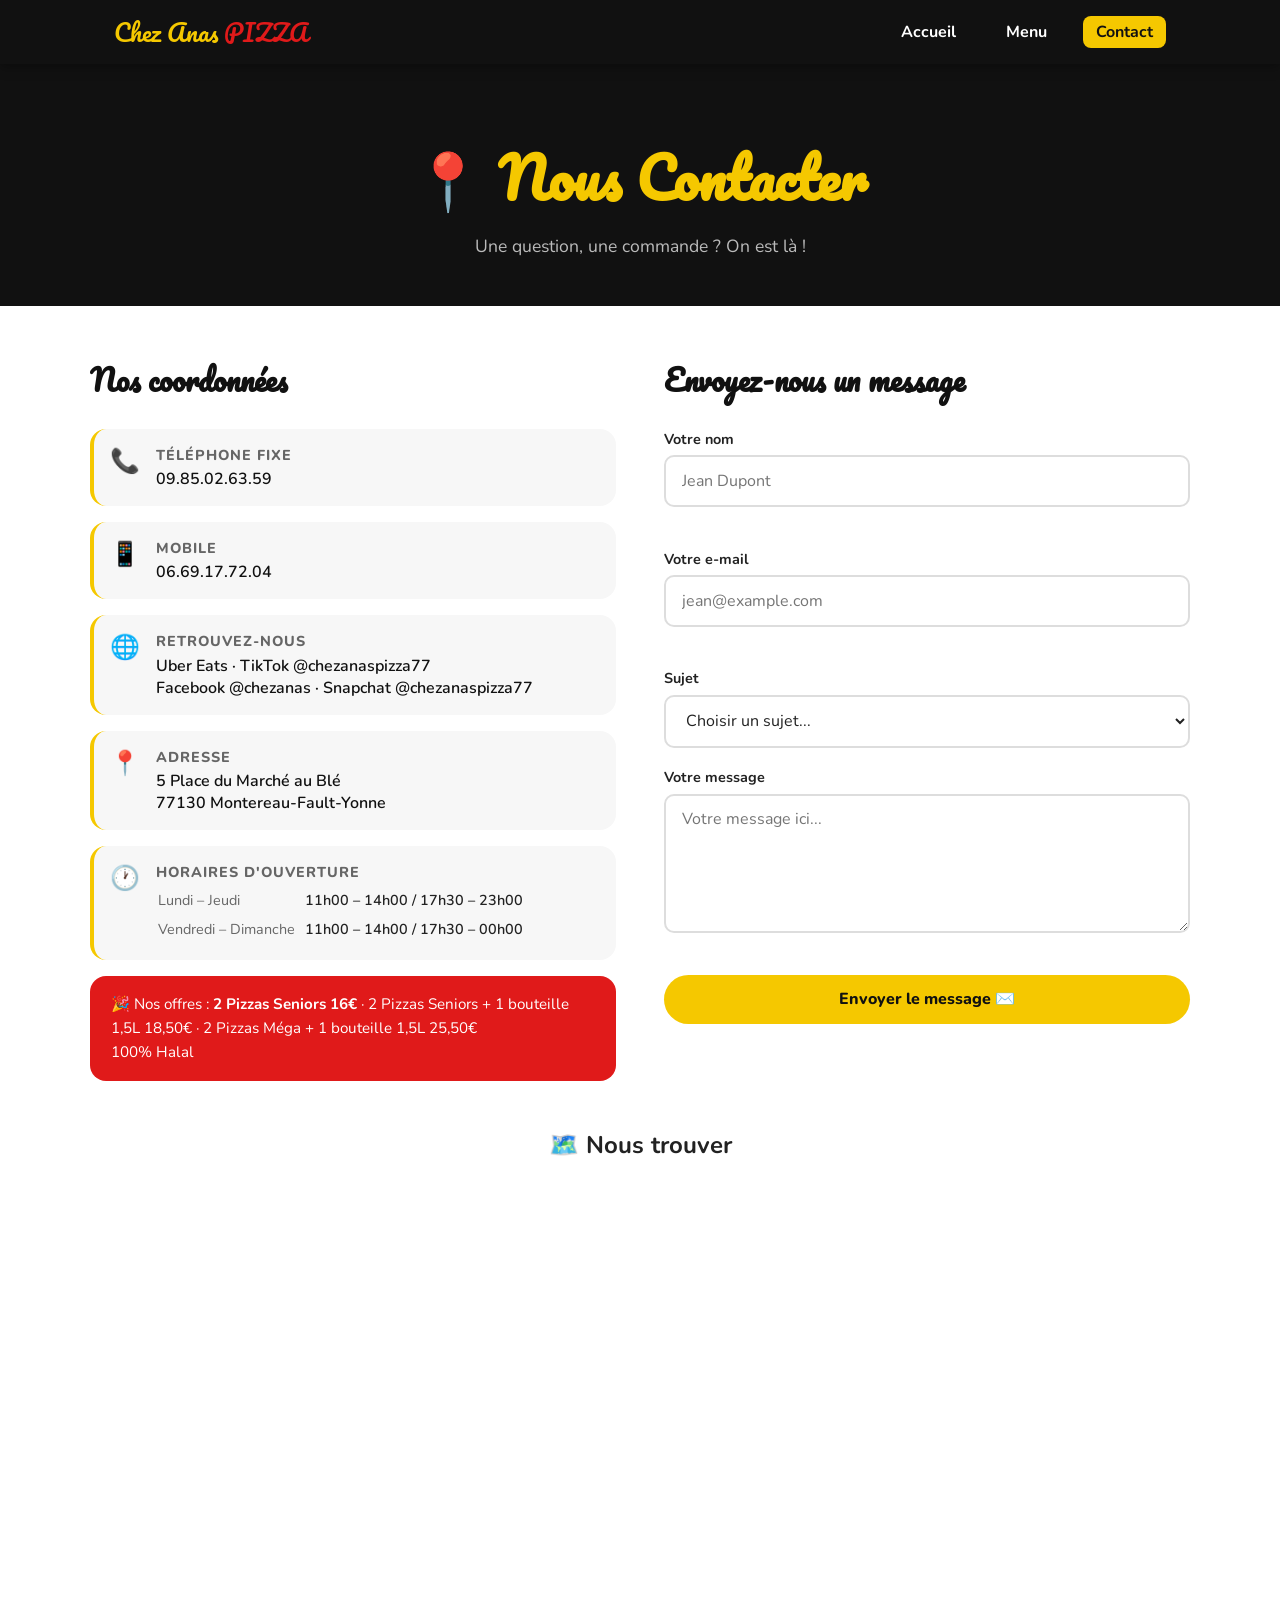
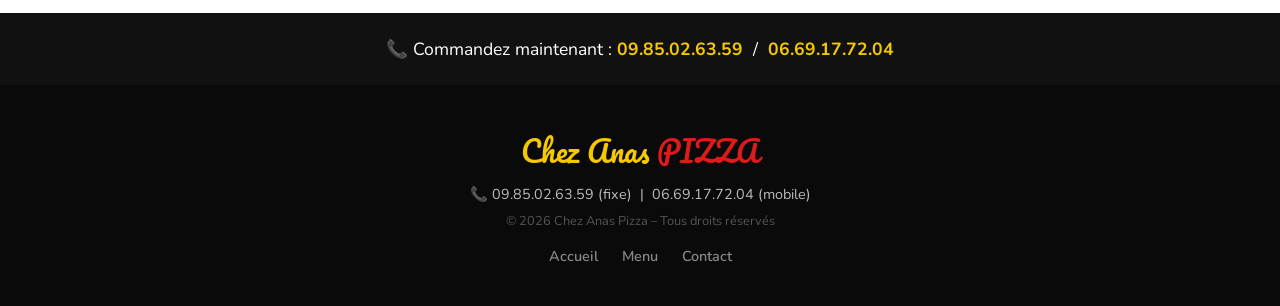
<file: contact.html>
<!DOCTYPE html>
<html lang="fr">
<head>
  <meta charset="UTF-8" />
  <meta name="viewport" content="width=device-width, initial-scale=1.0" />
  <title>Contact – Chez Anas Pizza</title>
  <link rel="stylesheet" href="style.css" />
  <link href="https://fonts.googleapis.com/css2?family=Pacifico&family=Nunito:wght@400;600;700;800&display=swap" rel="stylesheet" />
</head>
<body>

  <nav id="navbar">
    <div class="nav-inner">
      <a href="index.html" class="nav-logo">
        <span class="logo-chez">Chez Anas</span>
        <span class="logo-pizza">PIZZA</span>
      </a>
      <button class="burger" id="burger" aria-label="Menu">&#9776;</button>
      <ul class="nav-links" id="navLinks">
        <li><a href="index.html">Accueil</a></li>
        <li><a href="menu.html">Menu</a></li>
        <li><a href="contact.html" class="active">Contact</a></li>
      </ul>
    </div>
  </nav>

  <div class="page-hero">
    <h1>📍 Nous Contacter</h1>
    <p>Une question, une commande ? On est là !</p>
  </div>

  <section class="contact-section">
    <div class="container contact-grid">

      <!-- INFOS -->
      <div class="contact-info">
        <h2>Nos coordonnées</h2>

        <div class="contact-card">
          <div class="contact-icon">📞</div>
          <div>
            <h3>Téléphone fixe</h3>
            <a href="tel:0985026359">09.85.02.63.59</a>
          </div>
        </div>

        <div class="contact-card">
          <div class="contact-icon">📱</div>
          <div>
            <h3>Mobile</h3>
            <a href="tel:0669177204">06.69.17.72.04</a>
          </div>
        </div>

        <div class="contact-card">
          <div class="contact-icon">🌐</div>
          <div>
            <h3>Retrouvez-nous</h3>
            <p>Uber Eats · TikTok @chezanaspizza77<br />Facebook @chezanas · Snapchat @chezanaspizza77</p>
          </div>
        </div>

        <div class="contact-card">
          <div class="contact-icon">📍</div>
          <div>
            <h3>Adresse</h3>
            <p>5 Place du Marché au Blé<br />77130 Montereau-Fault-Yonne</p>
          </div>
        </div>

        <div class="contact-card">
          <div class="contact-icon">🕐</div>
          <div>
            <h3>Horaires d'ouverture</h3>
            <table class="horaires-table">
              <tr><td>Lundi – Jeudi</td><td>11h00 – 14h00 / 17h30 – 23h00</td></tr>
              <tr><td>Vendredi – Dimanche</td><td>11h00 – 14h00 / 17h30 – 00h00</td></tr>
            </table>
          </div>
        </div>

        <div class="promo-contact-box">
          <p>🎉 Nos offres : <strong>2 Pizzas Seniors 16€</strong> · 2 Pizzas Seniors + 1 bouteille 1,5L 18,50€ · 2 Pizzas Méga + 1 bouteille 1,5L 25,50€<br />100% Halal</p>
        </div>
      </div>

      <!-- FORMULAIRE -->
      <div class="contact-form-wrap">
        <h2>Envoyez-nous un message</h2>
        <form id="contactForm" class="contact-form" novalidate>
          <div class="form-group">
            <label for="name">Votre nom</label>
            <input type="text" id="name" placeholder="Jean Dupont" required />
            <span class="form-error" id="nameError"></span>
          </div>
          <div class="form-group">
            <label for="email">Votre e-mail</label>
            <input type="email" id="email" placeholder="jean@example.com" required />
            <span class="form-error" id="emailError"></span>
          </div>
          <div class="form-group">
            <label for="subject">Sujet</label>
            <select id="subject">
              <option value="">Choisir un sujet...</option>
              <option value="commande">Commande / Livraison</option>
              <option value="reclamation">Réclamation</option>
              <option value="evenement">Événement / Privatisation</option>
              <option value="autre">Autre</option>
            </select>
          </div>
          <div class="form-group">
            <label for="message">Votre message</label>
            <textarea id="message" rows="5" placeholder="Votre message ici..." required></textarea>
            <span class="form-error" id="messageError"></span>
          </div>
          <button type="submit" class="btn btn-primary btn-full">Envoyer le message ✉️</button>
          <div class="form-success" id="formSuccess" style="display:none">
            ✅ Merci ! Votre message a bien été envoyé. Nous vous répondrons rapidement.
          </div>
        </form>
      </div>

    </div>

    <!-- CARTE -->
    <div class="container">
      <div class="map-embed">
        <h2 style="text-align:center; margin-bottom:1rem;">🗺️ Nous trouver</h2>
        <iframe
          src="https://www.google.com/maps/embed?pb=!1m18!1m12!1m3!1d42039.97!2d2.8494!3d48.3804!2m3!1f0!2f0!3f0!3m2!1i1024!2i768!4f13.1!3m3!1m2!1s0x47ea5d7e69d5b89f%3A0x40b82c3688b2b90!2sMontereau-Fault-Yonne!5e0!3m2!1sfr!2sfr!4v1234567890"
          width="100%" height="350" style="border:0; border-radius:16px;" allowfullscreen="" loading="lazy"
          referrerpolicy="no-referrer-when-downgrade" title="Localisation Chez Anas Pizza"></iframe>
      </div>
    </div>

  </section>

  <div class="cta-band">
    <p>📞 Commandez maintenant : <a href="tel:0985026359"><strong>09.85.02.63.59</strong></a> &nbsp;/&nbsp; <a href="tel:0669177204"><strong>06.69.17.72.04</strong></a></p>
  </div>

  <footer>
    <div class="footer-logo">
      <span class="yellow">Chez Anas</span> <span class="red">PIZZA</span>
    </div>
    <p>📞 09.85.02.63.59 (fixe) &nbsp;|&nbsp; 06.69.17.72.04 (mobile)</p>
    <p class="footer-copy">© 2026 Chez Anas Pizza – Tous droits réservés</p>
    <div class="footer-nav">
      <a href="index.html">Accueil</a>
      <a href="menu.html">Menu</a>
      <a href="contact.html">Contact</a>
    </div>
  </footer>

  <script src="script.js"></script>
</body>
</html>
</file>
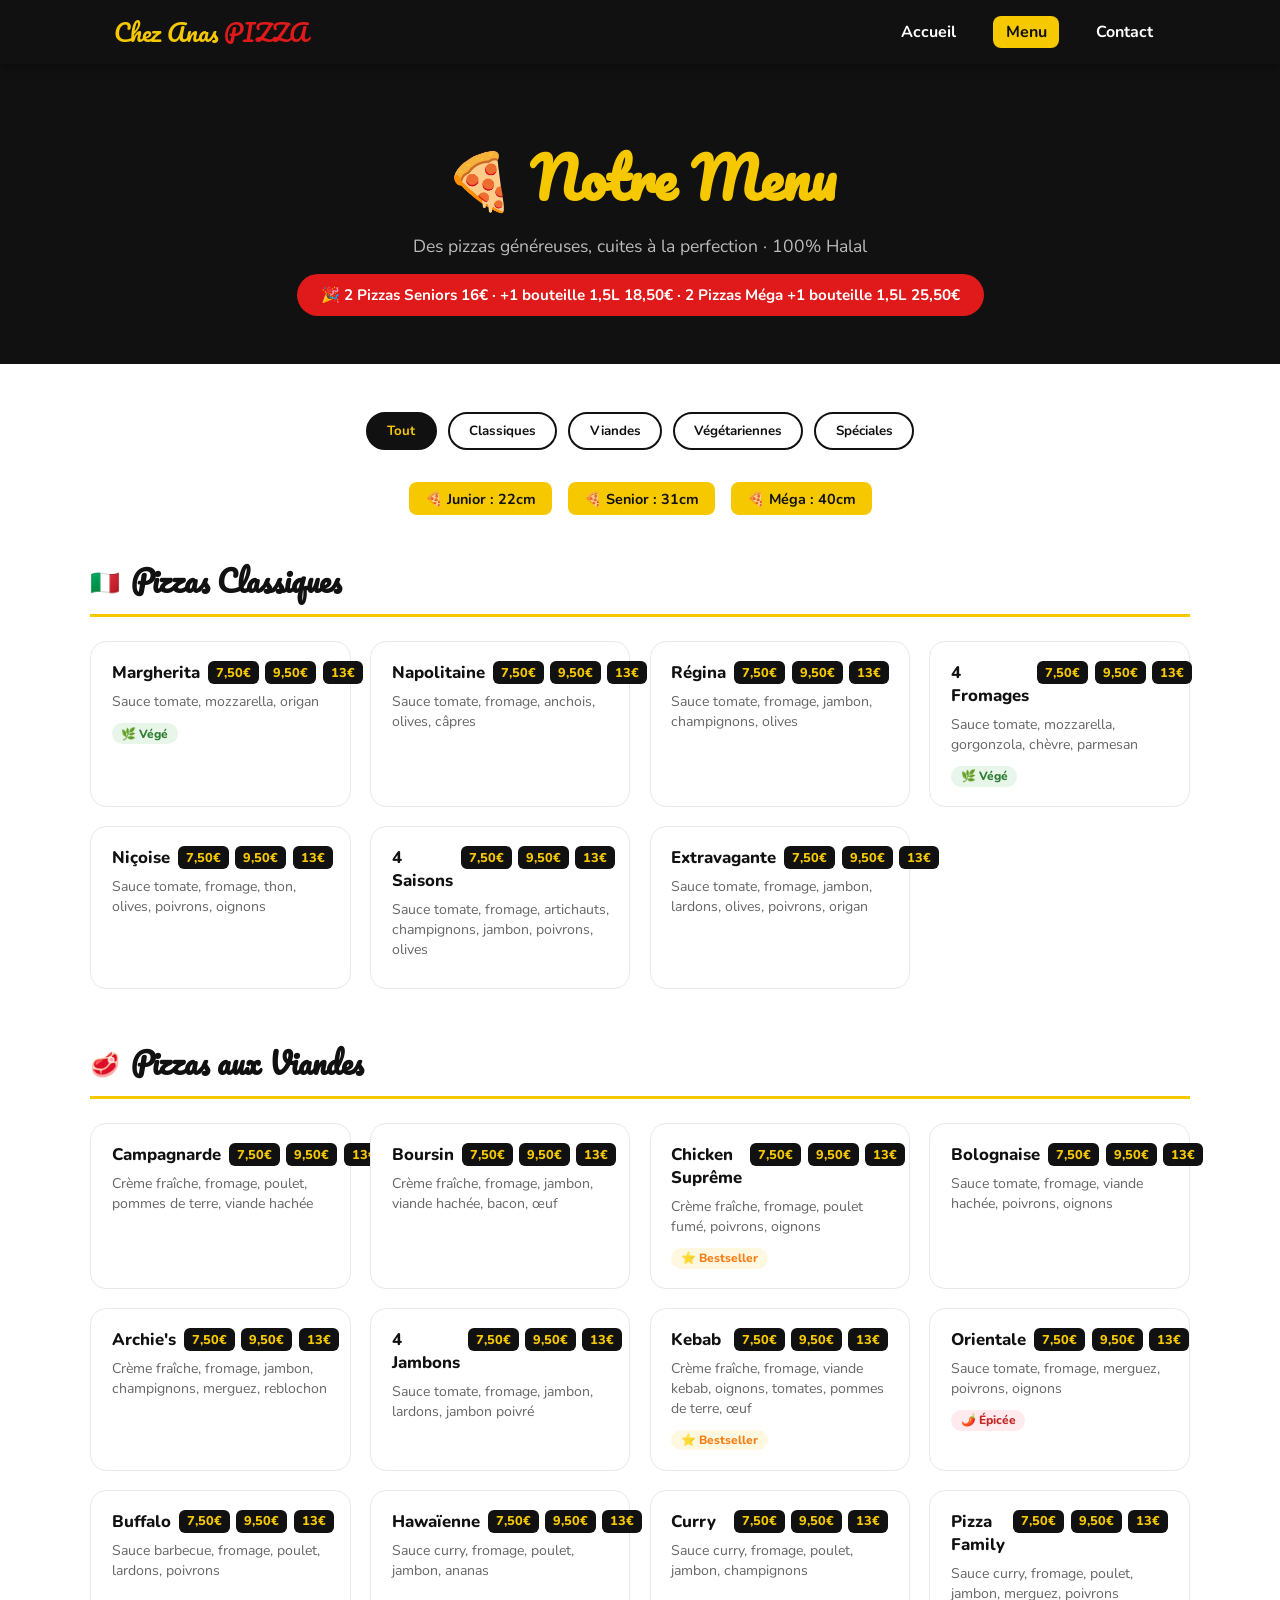
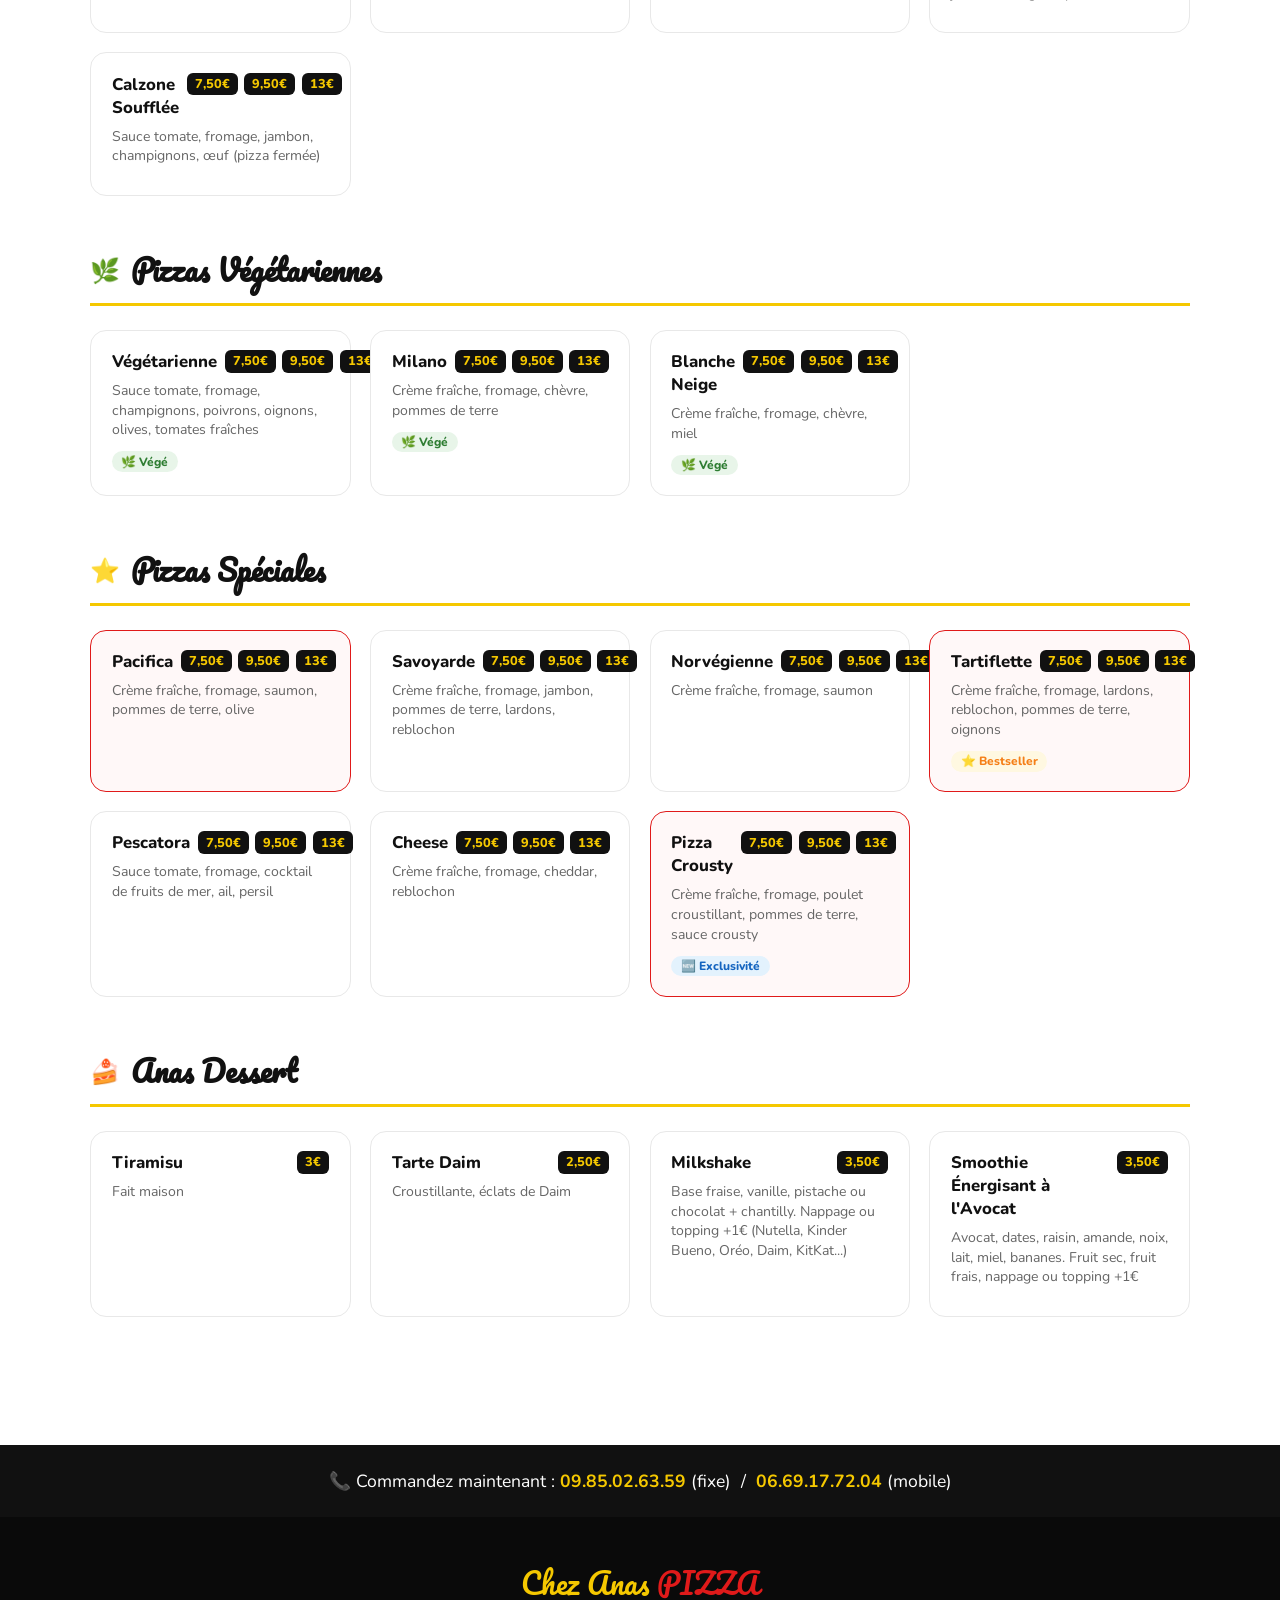
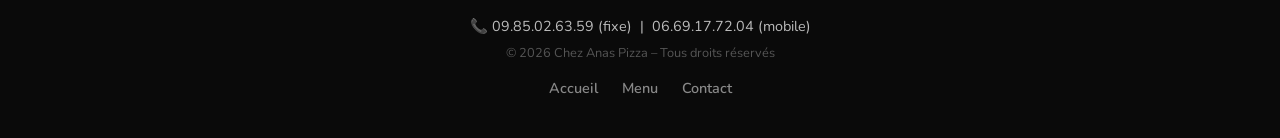
<file: menu.html>
<!DOCTYPE html>
<html lang="fr">
<head>
  <meta charset="UTF-8" />
  <meta name="viewport" content="width=device-width, initial-scale=1.0" />
  <title>Menu – Chez Anas Pizza</title>
  <link rel="stylesheet" href="style.css" />
  <link href="https://fonts.googleapis.com/css2?family=Pacifico&family=Nunito:wght@400;600;700;800&display=swap" rel="stylesheet" />
</head>
<body>

  <nav id="navbar">
    <div class="nav-inner">
      <a href="index.html" class="nav-logo">
        <span class="logo-chez">Chez Anas</span>
        <span class="logo-pizza">PIZZA</span>
      </a>
      <button class="burger" id="burger" aria-label="Menu">&#9776;</button>
      <ul class="nav-links" id="navLinks">
        <li><a href="index.html">Accueil</a></li>
        <li><a href="menu.html" class="active">Menu</a></li>
        <li><a href="contact.html">Contact</a></li>
      </ul>
    </div>
  </nav>

  <div class="page-hero">
    <h1>🍕 Notre Menu</h1>
    <p>Des pizzas généreuses, cuites à la perfection · 100% Halal</p>
    <div class="promo-banner-inline">
      🎉 <strong>2 Pizzas Seniors 16€</strong> · +1 bouteille 1,5L 18,50€ · 2 Pizzas Méga +1 bouteille 1,5L 25,50€
    </div>
  </div>

  <!-- FILTRES -->
  <section class="menu-section">
    <div class="container">
      <div class="menu-filters">
        <button class="filter-btn active" data-filter="all">Tout</button>
        <button class="filter-btn" data-filter="classique">Classiques</button>
        <button class="filter-btn" data-filter="viande">Viandes</button>
        <button class="filter-btn" data-filter="vegetarienne">Végétariennes</button>
        <button class="filter-btn" data-filter="speciale">Spéciales</button>
      </div>

      <!-- TAILLES -->
      <div class="size-info">
        <div class="size-badge">🍕 Junior : 22cm</div>
        <div class="size-badge">🍕 Senior : 31cm</div>
        <div class="size-badge">🍕 Méga : 40cm</div>
      </div>

      <!-- CATÉGORIE : CLASSIQUES -->
      <div class="menu-category" id="cat-classique">
        <h2 class="cat-title"><span class="cat-flag">🇮🇹</span> Pizzas Classiques</h2>
        <div class="menu-grid">

          <div class="menu-card" data-cat="classique">
            <div class="menu-card-header">
              <h3>Margherita</h3>
              <div class="price-group"><span>7,50€</span><span>9,50€</span><span>13€</span></div>
            </div>
            <p>Sauce tomate, mozzarella, origan</p>
            <span class="tag tag-veg">🌿 Végé</span>
          </div>

          <div class="menu-card" data-cat="classique">
            <div class="menu-card-header">
              <h3>Napolitaine</h3>
              <div class="price-group"><span>7,50€</span><span>9,50€</span><span>13€</span></div>
            </div>
            <p>Sauce tomate, fromage, anchois, olives, câpres</p>
          </div>

          <div class="menu-card" data-cat="classique">
            <div class="menu-card-header">
              <h3>Régina</h3>
              <div class="price-group"><span>7,50€</span><span>9,50€</span><span>13€</span></div>
            </div>
            <p>Sauce tomate, fromage, jambon, champignons, olives</p>
          </div>

          <div class="menu-card" data-cat="classique">
            <div class="menu-card-header">
              <h3>4 Fromages</h3>
              <div class="price-group"><span>7,50€</span><span>9,50€</span><span>13€</span></div>
            </div>
            <p>Sauce tomate, mozzarella, gorgonzola, chèvre, parmesan</p>
            <span class="tag tag-veg">🌿 Végé</span>
          </div>

          <div class="menu-card" data-cat="classique">
            <div class="menu-card-header">
              <h3>Niçoise</h3>
              <div class="price-group"><span>7,50€</span><span>9,50€</span><span>13€</span></div>
            </div>
            <p>Sauce tomate, fromage, thon, olives, poivrons, oignons</p>
          </div>

          <div class="menu-card" data-cat="classique">
            <div class="menu-card-header">
              <h3>4 Saisons</h3>
              <div class="price-group"><span>7,50€</span><span>9,50€</span><span>13€</span></div>
            </div>
            <p>Sauce tomate, fromage, artichauts, champignons, jambon, poivrons, olives</p>
          </div>

          <div class="menu-card" data-cat="classique">
            <div class="menu-card-header">
              <h3>Extravagante</h3>
              <div class="price-group"><span>7,50€</span><span>9,50€</span><span>13€</span></div>
            </div>
            <p>Sauce tomate, fromage, jambon, lardons, olives, poivrons, origan</p>
          </div>

        </div>
      </div>

      <!-- CATÉGORIE : VIANDES -->
      <div class="menu-category" id="cat-viande">
        <h2 class="cat-title"><span class="cat-flag">🥩</span> Pizzas aux Viandes</h2>
        <div class="menu-grid">

          <div class="menu-card" data-cat="viande">
            <div class="menu-card-header">
              <h3>Campagnarde</h3>
              <div class="price-group"><span>7,50€</span><span>9,50€</span><span>13€</span></div>
            </div>
            <p>Crème fraîche, fromage, poulet, pommes de terre, viande hachée</p>
          </div>

          <div class="menu-card" data-cat="viande">
            <div class="menu-card-header">
              <h3>Boursin</h3>
              <div class="price-group"><span>7,50€</span><span>9,50€</span><span>13€</span></div>
            </div>
            <p>Crème fraîche, fromage, jambon, viande hachée, bacon, œuf</p>
          </div>

          <div class="menu-card" data-cat="viande">
            <div class="menu-card-header">
              <h3>Chicken Suprême</h3>
              <div class="price-group"><span>7,50€</span><span>9,50€</span><span>13€</span></div>
            </div>
            <p>Crème fraîche, fromage, poulet fumé, poivrons, oignons</p>
            <span class="tag tag-best">⭐ Bestseller</span>
          </div>

          <div class="menu-card" data-cat="viande">
            <div class="menu-card-header">
              <h3>Bolognaise</h3>
              <div class="price-group"><span>7,50€</span><span>9,50€</span><span>13€</span></div>
            </div>
            <p>Sauce tomate, fromage, viande hachée, poivrons, oignons</p>
          </div>

          <div class="menu-card" data-cat="viande">
            <div class="menu-card-header">
              <h3>Archie's</h3>
              <div class="price-group"><span>7,50€</span><span>9,50€</span><span>13€</span></div>
            </div>
            <p>Crème fraîche, fromage, jambon, champignons, merguez, reblochon</p>
          </div>

          <div class="menu-card" data-cat="viande">
            <div class="menu-card-header">
              <h3>4 Jambons</h3>
              <div class="price-group"><span>7,50€</span><span>9,50€</span><span>13€</span></div>
            </div>
            <p>Sauce tomate, fromage, jambon, lardons, jambon poivré</p>
          </div>

          <div class="menu-card" data-cat="viande">
            <div class="menu-card-header">
              <h3>Kebab</h3>
              <div class="price-group"><span>7,50€</span><span>9,50€</span><span>13€</span></div>
            </div>
            <p>Crème fraîche, fromage, viande kebab, oignons, tomates, pommes de terre, œuf</p>
            <span class="tag tag-best">⭐ Bestseller</span>
          </div>

          <div class="menu-card" data-cat="viande">
            <div class="menu-card-header">
              <h3>Orientale</h3>
              <div class="price-group"><span>7,50€</span><span>9,50€</span><span>13€</span></div>
            </div>
            <p>Sauce tomate, fromage, merguez, poivrons, oignons</p>
            <span class="tag tag-hot">🌶️ Épicée</span>
          </div>

          <div class="menu-card" data-cat="viande">
            <div class="menu-card-header">
              <h3>Buffalo</h3>
              <div class="price-group"><span>7,50€</span><span>9,50€</span><span>13€</span></div>
            </div>
            <p>Sauce barbecue, fromage, poulet, lardons, poivrons</p>
          </div>

          <div class="menu-card" data-cat="viande">
            <div class="menu-card-header">
              <h3>Hawaïenne</h3>
              <div class="price-group"><span>7,50€</span><span>9,50€</span><span>13€</span></div>
            </div>
            <p>Sauce curry, fromage, poulet, jambon, ananas</p>
          </div>

          <div class="menu-card" data-cat="viande">
            <div class="menu-card-header">
              <h3>Curry</h3>
              <div class="price-group"><span>7,50€</span><span>9,50€</span><span>13€</span></div>
            </div>
            <p>Sauce curry, fromage, poulet, jambon, champignons</p>
          </div>

          <div class="menu-card" data-cat="viande">
            <div class="menu-card-header">
              <h3>Pizza Family</h3>
              <div class="price-group"><span>7,50€</span><span>9,50€</span><span>13€</span></div>
            </div>
            <p>Sauce curry, fromage, poulet, jambon, merguez, poivrons</p>
          </div>

          <div class="menu-card" data-cat="viande">
            <div class="menu-card-header">
              <h3>Calzone Soufflée</h3>
              <div class="price-group"><span>7,50€</span><span>9,50€</span><span>13€</span></div>
            </div>
            <p>Sauce tomate, fromage, jambon, champignons, œuf (pizza fermée)</p>
          </div>

        </div>
      </div>

      <!-- CATÉGORIE : VEGETARIENNES -->
      <div class="menu-category" id="cat-vegetarienne">
        <h2 class="cat-title"><span class="cat-flag">🌿</span> Pizzas Végétariennes</h2>
        <div class="menu-grid">

          <div class="menu-card" data-cat="vegetarienne">
            <div class="menu-card-header">
              <h3>Végétarienne</h3>
              <div class="price-group"><span>7,50€</span><span>9,50€</span><span>13€</span></div>
            </div>
            <p>Sauce tomate, fromage, champignons, poivrons, oignons, olives, tomates fraîches</p>
            <span class="tag tag-veg">🌿 Végé</span>
          </div>

          <div class="menu-card" data-cat="vegetarienne">
            <div class="menu-card-header">
              <h3>Milano</h3>
              <div class="price-group"><span>7,50€</span><span>9,50€</span><span>13€</span></div>
            </div>
            <p>Crème fraîche, fromage, chèvre, pommes de terre</p>
            <span class="tag tag-veg">🌿 Végé</span>
          </div>

          <div class="menu-card" data-cat="vegetarienne">
            <div class="menu-card-header">
              <h3>Blanche Neige</h3>
              <div class="price-group"><span>7,50€</span><span>9,50€</span><span>13€</span></div>
            </div>
            <p>Crème fraîche, fromage, chèvre, miel</p>
            <span class="tag tag-veg">🌿 Végé</span>
          </div>

        </div>
      </div>

      <!-- CATÉGORIE : SPÉCIALES -->
      <div class="menu-category" id="cat-speciale">
        <h2 class="cat-title"><span class="cat-flag">⭐</span> Pizzas Spéciales</h2>
        <div class="menu-grid">

          <div class="menu-card highlight-card" data-cat="speciale">
            <div class="menu-card-header">
              <h3>Pacifica</h3>
              <div class="price-group"><span>7,50€</span><span>9,50€</span><span>13€</span></div>
            </div>
            <p>Crème fraîche, fromage, saumon, pommes de terre, olive</p>
          </div>

          <div class="menu-card" data-cat="speciale">
            <div class="menu-card-header">
              <h3>Savoyarde</h3>
              <div class="price-group"><span>7,50€</span><span>9,50€</span><span>13€</span></div>
            </div>
            <p>Crème fraîche, fromage, jambon, pommes de terre, lardons, reblochon</p>
          </div>

          <div class="menu-card" data-cat="speciale">
            <div class="menu-card-header">
              <h3>Norvégienne</h3>
              <div class="price-group"><span>7,50€</span><span>9,50€</span><span>13€</span></div>
            </div>
            <p>Crème fraîche, fromage, saumon</p>
          </div>

          <div class="menu-card highlight-card" data-cat="speciale">
            <div class="menu-card-header">
              <h3>Tartiflette</h3>
              <div class="price-group"><span>7,50€</span><span>9,50€</span><span>13€</span></div>
            </div>
            <p>Crème fraîche, fromage, lardons, reblochon, pommes de terre, oignons</p>
            <span class="tag tag-best">⭐ Bestseller</span>
          </div>

          <div class="menu-card" data-cat="speciale">
            <div class="menu-card-header">
              <h3>Pescatora</h3>
              <div class="price-group"><span>7,50€</span><span>9,50€</span><span>13€</span></div>
            </div>
            <p>Sauce tomate, fromage, cocktail de fruits de mer, ail, persil</p>
          </div>

          <div class="menu-card" data-cat="speciale">
            <div class="menu-card-header">
              <h3>Cheese</h3>
              <div class="price-group"><span>7,50€</span><span>9,50€</span><span>13€</span></div>
            </div>
            <p>Crème fraîche, fromage, cheddar, reblochon</p>
          </div>

          <div class="menu-card highlight-card" data-cat="speciale">
            <div class="menu-card-header">
              <h3>Pizza Crousty</h3>
              <div class="price-group"><span>7,50€</span><span>9,50€</span><span>13€</span></div>
            </div>
            <p>Crème fraîche, fromage, poulet croustillant, pommes de terre, sauce crousty</p>
            <span class="tag tag-new">🆕 Exclusivité</span>
          </div>

        </div>
      </div>

      <!-- DESSERTS -->
      <div class="menu-category">
        <h2 class="cat-title"><span class="cat-flag">🍰</span> Anas Dessert</h2>
        <div class="menu-grid">
          <div class="menu-card" data-cat="all">
            <div class="menu-card-header">
              <h3>Tiramisu</h3>
              <div class="price-group"><span>3€</span></div>
            </div>
            <p>Fait maison</p>
          </div>
          <div class="menu-card" data-cat="all">
            <div class="menu-card-header">
              <h3>Tarte Daim</h3>
              <div class="price-group"><span>2,50€</span></div>
            </div>
            <p>Croustillante, éclats de Daim</p>
          </div>
          <div class="menu-card" data-cat="all">
            <div class="menu-card-header">
              <h3>Milkshake</h3>
              <div class="price-group"><span>3,50€</span></div>
            </div>
            <p>Base fraise, vanille, pistache ou chocolat + chantilly. Nappage ou topping +1€ (Nutella, Kinder Bueno, Oréo, Daim, KitKat...)</p>
          </div>
          <div class="menu-card" data-cat="all">
            <div class="menu-card-header">
              <h3>Smoothie Énergisant à l'Avocat</h3>
              <div class="price-group"><span>3,50€</span></div>
            </div>
            <p>Avocat, dates, raisin, amande, noix, lait, miel, bananes. Fruit sec, fruit frais, nappage ou topping +1€</p>
          </div>
        </div>
      </div>

    </div>
  </section>

  <div class="cta-band">
    <p>📞 Commandez maintenant : <a href="tel:0985026359"><strong>09.85.02.63.59</strong></a> (fixe) &nbsp;/&nbsp; <a href="tel:0669177204"><strong>06.69.17.72.04</strong></a> (mobile)</p>
  </div>

  <footer>
    <div class="footer-logo">
      <span class="yellow">Chez Anas</span> <span class="red">PIZZA</span>
    </div>
    <p>📞 09.85.02.63.59 (fixe) &nbsp;|&nbsp; 06.69.17.72.04 (mobile)</p>
    <p class="footer-copy">© 2026 Chez Anas Pizza – Tous droits réservés</p>
    <div class="footer-nav">
      <a href="index.html">Accueil</a>
      <a href="menu.html">Menu</a>
      <a href="contact.html">Contact</a>
    </div>
  </footer>

  <script src="script.js"></script>
</body>
</html>
</file>
<file: style.css>
/* ===========================
   CHEZ ANAS PIZZA – STYLES
   Couleurs : Noir, Jaune, Rouge, Vert (drapeau IT)
   =========================== */

:root {
  --black: #111111;
  --dark: #1a1a1a;
  --yellow: #f5c800;
  --yellow-light: #ffe566;
  --red: #e01a1a;
  --red-light: #ff4444;
  --green: #2a8a3e;
  --white: #ffffff;
  --grey: #f7f7f7;
  --text: #222222;
  --text-light: #666666;
  --card-bg: #ffffff;
  --shadow: 0 4px 20px rgba(0,0,0,0.12);
  --radius: 16px;
  --transition: 0.25s ease;
}

* { box-sizing: border-box; margin: 0; padding: 0; }

html { scroll-behavior: smooth; }

body {
  font-family: 'Nunito', sans-serif;
  background: var(--white);
  color: var(--text);
  overflow-x: hidden;
}

/* ===================== NAV ===================== */
#navbar {
  position: fixed;
  top: 0; left: 0; right: 0;
  z-index: 1000;
  background: var(--black);
  box-shadow: 0 2px 12px rgba(0,0,0,0.4);
  transition: background var(--transition);
}

.nav-inner {
  max-width: 1100px;
  margin: 0 auto;
  padding: 0.7rem 1.5rem;
  display: flex;
  align-items: center;
  justify-content: space-between;
  gap: 1rem;
}

.nav-logo {
  text-decoration: none;
  font-size: 1.5rem;
  font-family: 'Pacifico', cursive;
  display: flex;
  gap: 0.35rem;
  align-items: center;
}

.logo-chez { color: var(--yellow); }
.logo-pizza { color: var(--red); }

.nav-links {
  display: flex;
  list-style: none;
  gap: 1.5rem;
}

.nav-links a {
  color: var(--white);
  text-decoration: none;
  font-weight: 700;
  font-size: 1rem;
  padding: 0.3rem 0.8rem;
  border-radius: 8px;
  transition: background var(--transition), color var(--transition);
}

.nav-links a:hover,
.nav-links a.active {
  background: var(--yellow);
  color: var(--black);
}

.burger {
  display: none;
  background: none;
  border: 2px solid var(--yellow);
  color: var(--yellow);
  font-size: 1.4rem;
  padding: 0.3rem 0.6rem;
  border-radius: 8px;
  cursor: pointer;
}

/* ===================== HERO ===================== */
.hero {
  min-height: 100vh;
  background: var(--black);
  display: flex;
  align-items: center;
  justify-content: space-between;
  padding: 8rem 2rem 4rem;
  max-width: 100%;
  overflow: hidden;
  position: relative;
  gap: 2rem;
}

.hero-bg-stripe {
  position: absolute;
  top: 0; right: 0;
  width: 12px;
  height: 100%;
}
.stripe-green  { right: 36px; background: var(--green); }
.stripe-white  { right: 24px; background: var(--white); }
.stripe-red    { right: 12px; background: var(--red); }

.hero-content {
  max-width: 600px;
  flex: 1;
  animation: fadeUp 0.8s ease both;
}

.hero-sub {
  font-size: 1.1rem;
  color: var(--yellow-light);
  margin-bottom: 0.5rem;
  letter-spacing: 1px;
}

.hero-title {
  font-family: 'Pacifico', cursive;
  font-size: clamp(2.8rem, 6vw, 5rem);
  line-height: 1.1;
  margin-bottom: 1rem;
  display: flex;
  flex-direction: column;
  gap: 0.2rem;
}

.yellow { color: var(--yellow); }
.red    { color: var(--red); }

.hero-desc {
  color: #ccc;
  font-size: 1.15rem;
  margin-bottom: 1.5rem;
  max-width: 480px;
}

.hero-promo {
  background: linear-gradient(135deg, var(--red), #b50000);
  color: var(--white);
  padding: 1rem 1.5rem;
  border-radius: var(--radius);
  margin-bottom: 2rem;
  display: inline-block;
  animation: pulse 2s ease-in-out infinite;
}

.hero-promo .promo-badge {
  font-size: 0.8rem;
  font-weight: 800;
  letter-spacing: 2px;
  text-transform: uppercase;
  background: var(--yellow);
  color: var(--black);
  padding: 0.15rem 0.6rem;
  border-radius: 4px;
  display: inline-block;
  margin-bottom: 0.4rem;
}

.hero-promo p { font-size: 1.1rem; }

.hero-cta { display: flex; gap: 1rem; flex-wrap: wrap; }

.btn {
  display: inline-block;
  padding: 0.85rem 2rem;
  border-radius: 50px;
  font-weight: 800;
  font-size: 1rem;
  text-decoration: none;
  transition: transform var(--transition), box-shadow var(--transition);
  cursor: pointer;
  border: none;
  font-family: 'Nunito', sans-serif;
}

.btn:hover { transform: translateY(-3px); box-shadow: 0 8px 24px rgba(0,0,0,0.25); }

.btn-primary {
  background: var(--yellow);
  color: var(--black);
}

.btn-outline {
  background: transparent;
  color: var(--white);
  border: 2px solid var(--white);
}

.btn-outline:hover { background: var(--white); color: var(--black); }

.btn-full { width: 100%; text-align: center; }

.hero-chef {
  flex-shrink: 0;
  animation: float 4s ease-in-out infinite;
}

.chef-circle {
  width: 220px;
  height: 220px;
  background: radial-gradient(circle, var(--yellow), #c9a300);
  border-radius: 50%;
  display: flex;
  align-items: center;
  justify-content: center;
  font-size: 6rem;
  box-shadow: 0 0 80px rgba(245,200,0,0.3);
}

/* ===================== MARQUEE ===================== */
.marquee-bar {
  background: var(--red);
  color: var(--white);
  font-weight: 800;
  font-size: 0.95rem;
  overflow: hidden;
  padding: 0.6rem 0;
  white-space: nowrap;
}

.marquee-track {
  display: inline-block;
  animation: marquee 20s linear infinite;
}

/* ===================== FEATURES ===================== */
.features {
  padding: 5rem 1.5rem;
  background: var(--grey);
}

.container {
  max-width: 1100px;
  margin: 0 auto;
}

.section-title {
  text-align: center;
  font-family: 'Pacifico', cursive;
  font-size: 2.2rem;
  color: var(--black);
  margin-bottom: 3rem;
}

.features-grid {
  display: grid;
  grid-template-columns: repeat(auto-fit, minmax(220px, 1fr));
  gap: 1.5rem;
}

.feature-card {
  background: var(--white);
  border-radius: var(--radius);
  padding: 2rem 1.5rem;
  text-align: center;
  box-shadow: var(--shadow);
  transition: transform var(--transition);
  border-top: 4px solid transparent;
}

.feature-card:hover { transform: translateY(-6px); border-top-color: var(--yellow); }
.feature-card.featured { border-top-color: var(--red); background: #fff8f8; }

.feature-icon { font-size: 2.8rem; margin-bottom: 1rem; }
.feature-card h3 { font-size: 1.15rem; font-weight: 800; margin-bottom: 0.5rem; }
.feature-card p  { color: var(--text-light); font-size: 0.95rem; line-height: 1.5; }

/* ===================== MENU PREVIEW ===================== */
.menu-preview {
  padding: 5rem 1.5rem;
  background: var(--black);
}

.menu-preview .section-title { color: var(--yellow); }

.pizza-grid {
  display: grid;
  grid-template-columns: repeat(auto-fit, minmax(220px, 1fr));
  gap: 1.5rem;
  margin-bottom: 2.5rem;
}

.pizza-card {
  background: #222;
  border-radius: var(--radius);
  padding: 2rem 1.5rem;
  text-align: center;
  border: 1px solid #333;
  transition: transform var(--transition), border-color var(--transition);
}

.pizza-card:hover { transform: translateY(-6px); border-color: var(--yellow); }

.pizza-img { font-size: 3rem; margin-bottom: 0.8rem; }
.pizza-card h3 { color: var(--white); font-size: 1.1rem; margin-bottom: 0.4rem; }
.pizza-card p  { color: #aaa; font-size: 0.9rem; margin-bottom: 0.8rem; }
.price { color: var(--yellow); font-weight: 800; font-size: 1rem; }

.center-btn { text-align: center; }

/* ===================== INFOS ===================== */
.infos {
  padding: 4rem 1.5rem;
  background: var(--yellow);
}

.infos-grid {
  display: grid;
  grid-template-columns: repeat(auto-fit, minmax(200px, 1fr));
  gap: 2rem;
}

.info-block { text-align: center; }
.info-block h3 { font-size: 1.1rem; font-weight: 800; margin-bottom: 0.5rem; color: var(--black); }
.info-block p, .info-block a { color: var(--dark); font-size: 0.95rem; text-decoration: none; font-weight: 600; }
.info-block a:hover { text-decoration: underline; }

/* ===================== PAGE HERO ===================== */
.page-hero {
  background: var(--black);
  text-align: center;
  padding: 8rem 1.5rem 3rem;
  color: var(--white);
}

.page-hero h1 {
  font-family: 'Pacifico', cursive;
  font-size: clamp(2rem, 5vw, 3.5rem);
  color: var(--yellow);
  margin-bottom: 0.5rem;
}

.page-hero p { color: #bbb; font-size: 1.1rem; }

.promo-banner-inline {
  background: var(--red);
  display: inline-block;
  padding: 0.7rem 1.5rem;
  border-radius: 50px;
  margin-top: 1rem;
  font-size: 0.95rem;
  font-weight: 700;
}

/* ===================== MENU PAGE ===================== */
.menu-section { padding: 3rem 1.5rem 5rem; }

.menu-filters {
  display: flex;
  gap: 0.7rem;
  flex-wrap: wrap;
  margin-bottom: 2rem;
  justify-content: center;
}

.filter-btn {
  padding: 0.5rem 1.2rem;
  border: 2px solid var(--black);
  background: var(--white);
  color: var(--black);
  border-radius: 50px;
  font-weight: 700;
  cursor: pointer;
  font-family: 'Nunito', sans-serif;
  transition: all var(--transition);
}

.filter-btn:hover, .filter-btn.active {
  background: var(--black);
  color: var(--yellow);
}

.size-info {
  display: flex;
  gap: 1rem;
  flex-wrap: wrap;
  justify-content: center;
  margin-bottom: 2.5rem;
}

.size-badge {
  background: var(--yellow);
  color: var(--black);
  padding: 0.4rem 1rem;
  border-radius: 8px;
  font-weight: 700;
  font-size: 0.9rem;
}

.menu-category { margin-bottom: 3rem; }

.cat-title {
  font-family: 'Pacifico', cursive;
  font-size: 1.8rem;
  color: var(--black);
  margin-bottom: 1.5rem;
  padding-bottom: 0.5rem;
  border-bottom: 3px solid var(--yellow);
  display: flex;
  align-items: center;
  gap: 0.7rem;
}

.cat-flag { font-size: 1.5rem; }

.menu-grid {
  display: grid;
  grid-template-columns: repeat(auto-fill, minmax(260px, 1fr));
  gap: 1.2rem;
}

.menu-card {
  background: var(--white);
  border: 1.5px solid #e8e8e8;
  border-radius: var(--radius);
  padding: 1.2rem 1.3rem;
  transition: transform var(--transition), box-shadow var(--transition), border-color var(--transition);
}

.menu-card:hover {
  transform: translateY(-4px);
  box-shadow: var(--shadow);
  border-color: var(--yellow);
}

.highlight-card { border-color: var(--red); background: #fff8f8; }

.menu-card-header {
  display: flex;
  justify-content: space-between;
  align-items: flex-start;
  gap: 0.5rem;
  margin-bottom: 0.5rem;
}

.menu-card-header h3 { font-size: 1.05rem; font-weight: 800; color: var(--black); }

.price-group {
  display: flex;
  gap: 0.4rem;
  flex-shrink: 0;
}

.price-group span {
  background: var(--black);
  color: var(--yellow);
  padding: 0.15rem 0.5rem;
  border-radius: 6px;
  font-size: 0.8rem;
  font-weight: 800;
}

.menu-card p { color: var(--text-light); font-size: 0.88rem; line-height: 1.4; margin-bottom: 0.6rem; }

.tag {
  font-size: 0.75rem;
  font-weight: 800;
  padding: 0.15rem 0.6rem;
  border-radius: 20px;
  display: inline-block;
}

.tag-veg  { background: #e8f5e9; color: #2e7d32; }
.tag-hot  { background: #ffebee; color: #c62828; }
.tag-best { background: #fff8e1; color: #f57f17; }
.tag-new  { background: #e3f2fd; color: #1565c0; }

/* ===================== CONTACT ===================== */
.contact-section { padding: 3rem 1.5rem 5rem; }

.contact-grid {
  display: grid;
  grid-template-columns: 1fr 1fr;
  gap: 3rem;
  margin-bottom: 3rem;
}

.contact-info h2,
.contact-form-wrap h2 {
  font-family: 'Pacifico', cursive;
  font-size: 1.8rem;
  margin-bottom: 1.5rem;
  color: var(--black);
}

.contact-card {
  display: flex;
  align-items: flex-start;
  gap: 1rem;
  padding: 1rem;
  background: var(--grey);
  border-radius: var(--radius);
  margin-bottom: 1rem;
  border-left: 4px solid var(--yellow);
}

.contact-icon { font-size: 1.5rem; flex-shrink: 0; }
.contact-card h3 { font-size: 0.9rem; font-weight: 800; text-transform: uppercase; letter-spacing: 1px; color: var(--text-light); margin-bottom: 0.2rem; }
.contact-card a, .contact-card p { color: var(--black); font-weight: 600; font-size: 1rem; text-decoration: none; }
.contact-card a:hover { color: var(--red); }

.horaires-table { width: 100%; font-size: 0.9rem; }
.horaires-table td { padding: 0.2rem 0.5rem 0.2rem 0; color: var(--text); font-weight: 600; }
.horaires-table td:first-child { color: var(--text-light); font-weight: 400; }

.promo-contact-box {
  background: var(--red);
  color: var(--white);
  padding: 1rem 1.3rem;
  border-radius: var(--radius);
  margin-top: 1rem;
  font-size: 0.95rem;
  line-height: 1.6;
}

/* FORM */
.contact-form { display: flex; flex-direction: column; gap: 1.2rem; }

.form-group { display: flex; flex-direction: column; gap: 0.4rem; }
.form-group label { font-weight: 700; font-size: 0.9rem; color: var(--text); }

.form-group input,
.form-group select,
.form-group textarea {
  padding: 0.8rem 1rem;
  border: 2px solid #ddd;
  border-radius: 10px;
  font-family: 'Nunito', sans-serif;
  font-size: 1rem;
  transition: border-color var(--transition);
  background: var(--white);
  color: var(--text);
  resize: vertical;
}

.form-group input:focus,
.form-group select:focus,
.form-group textarea:focus {
  outline: none;
  border-color: var(--yellow);
}

.form-error { color: var(--red); font-size: 0.82rem; font-weight: 700; min-height: 1rem; }

.form-success {
  background: #e8f5e9;
  color: #2e7d32;
  padding: 1rem;
  border-radius: 10px;
  font-weight: 700;
  text-align: center;
}

.map-embed { margin-top: 2rem; }

/* ===================== CTA BAND ===================== */
.cta-band {
  background: var(--black);
  text-align: center;
  padding: 1.5rem;
  color: var(--white);
  font-size: 1.1rem;
}

.cta-band a { color: var(--yellow); text-decoration: none; }
.cta-band a:hover { text-decoration: underline; }

/* ===================== FOOTER ===================== */
footer {
  background: #0a0a0a;
  color: #bbb;
  text-align: center;
  padding: 2.5rem 1.5rem;
}

.footer-logo {
  font-family: 'Pacifico', cursive;
  font-size: 1.8rem;
  margin-bottom: 0.5rem;
}

footer p { font-size: 0.9rem; margin-bottom: 0.3rem; }
footer a { color: var(--yellow); text-decoration: none; }
footer a:hover { text-decoration: underline; }

.footer-copy { color: #555; font-size: 0.8rem; margin-top: 0.5rem; }

.footer-nav {
  margin-top: 1rem;
  display: flex;
  gap: 1.5rem;
  justify-content: center;
  flex-wrap: wrap;
}

.footer-nav a { color: #888; font-size: 0.9rem; text-decoration: none; font-weight: 600; }
.footer-nav a:hover { color: var(--yellow); }

/* ===================== ANIMATIONS ===================== */
@keyframes fadeUp {
  from { opacity: 0; transform: translateY(30px); }
  to   { opacity: 1; transform: translateY(0); }
}

@keyframes float {
  0%, 100% { transform: translateY(0); }
  50%       { transform: translateY(-14px); }
}

@keyframes pulse {
  0%, 100% { transform: scale(1); }
  50%       { transform: scale(1.02); }
}

@keyframes marquee {
  from { transform: translateX(0); }
  to   { transform: translateX(-50%); }
}

/* ===================== RESPONSIVE ===================== */
@media (max-width: 768px) {
  .burger { display: block; }

  .nav-links {
    display: none;
    flex-direction: column;
    position: absolute;
    top: 64px; left: 0; right: 0;
    background: var(--black);
    padding: 1rem;
    gap: 0.5rem;
  }

  .nav-links.open { display: flex; }

  .hero {
    flex-direction: column;
    text-align: center;
    padding-top: 6rem;
    padding-bottom: 3rem;
  }

  .hero-cta { justify-content: center; }

  .hero-bg-stripe { display: none; }

  .contact-grid { grid-template-columns: 1fr; gap: 2rem; }

  .price-group { flex-direction: row; }
}

@media (max-width: 480px) {
  .hero-title { font-size: 2.4rem; }
  .chef-circle { width: 150px; height: 150px; font-size: 4rem; }
  .menu-card-header { flex-direction: column; }
}

/* Hidden cards (filter) */
.menu-card.hidden {
  display: none;
}
</file>
